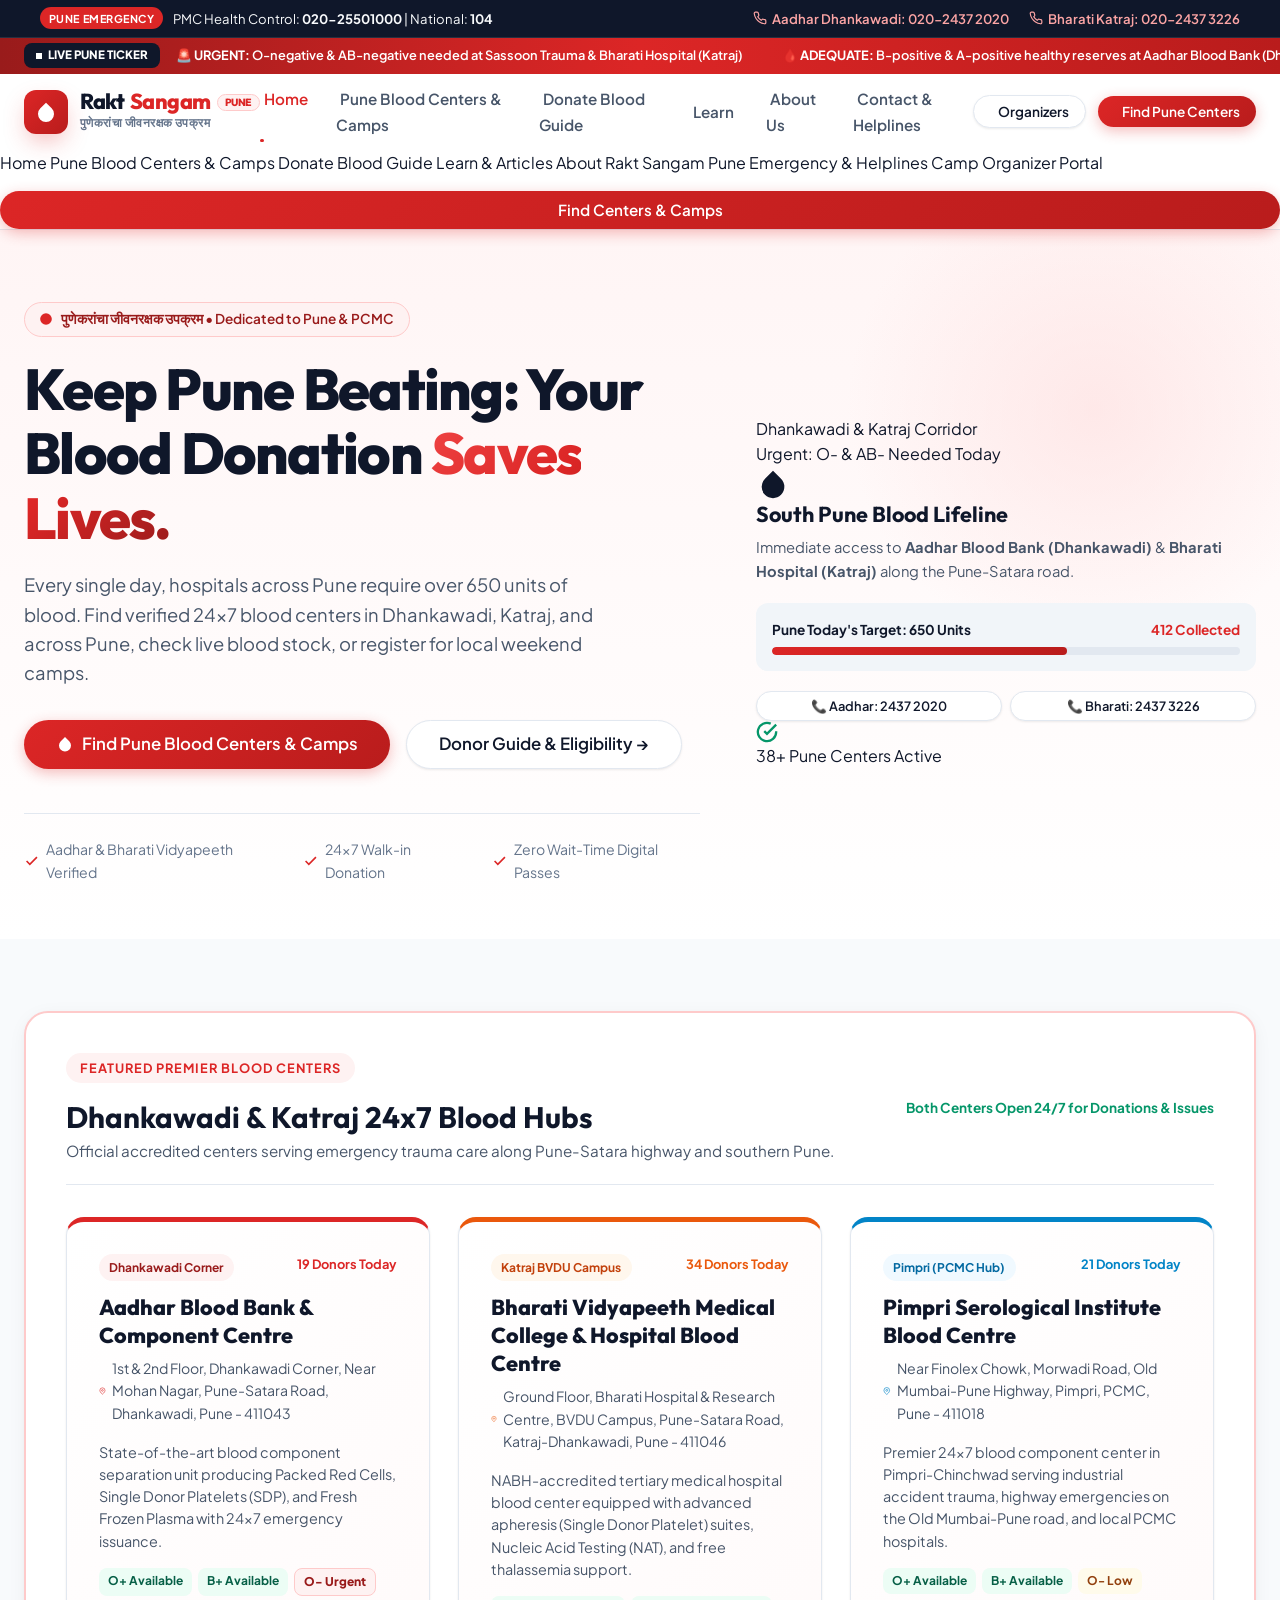
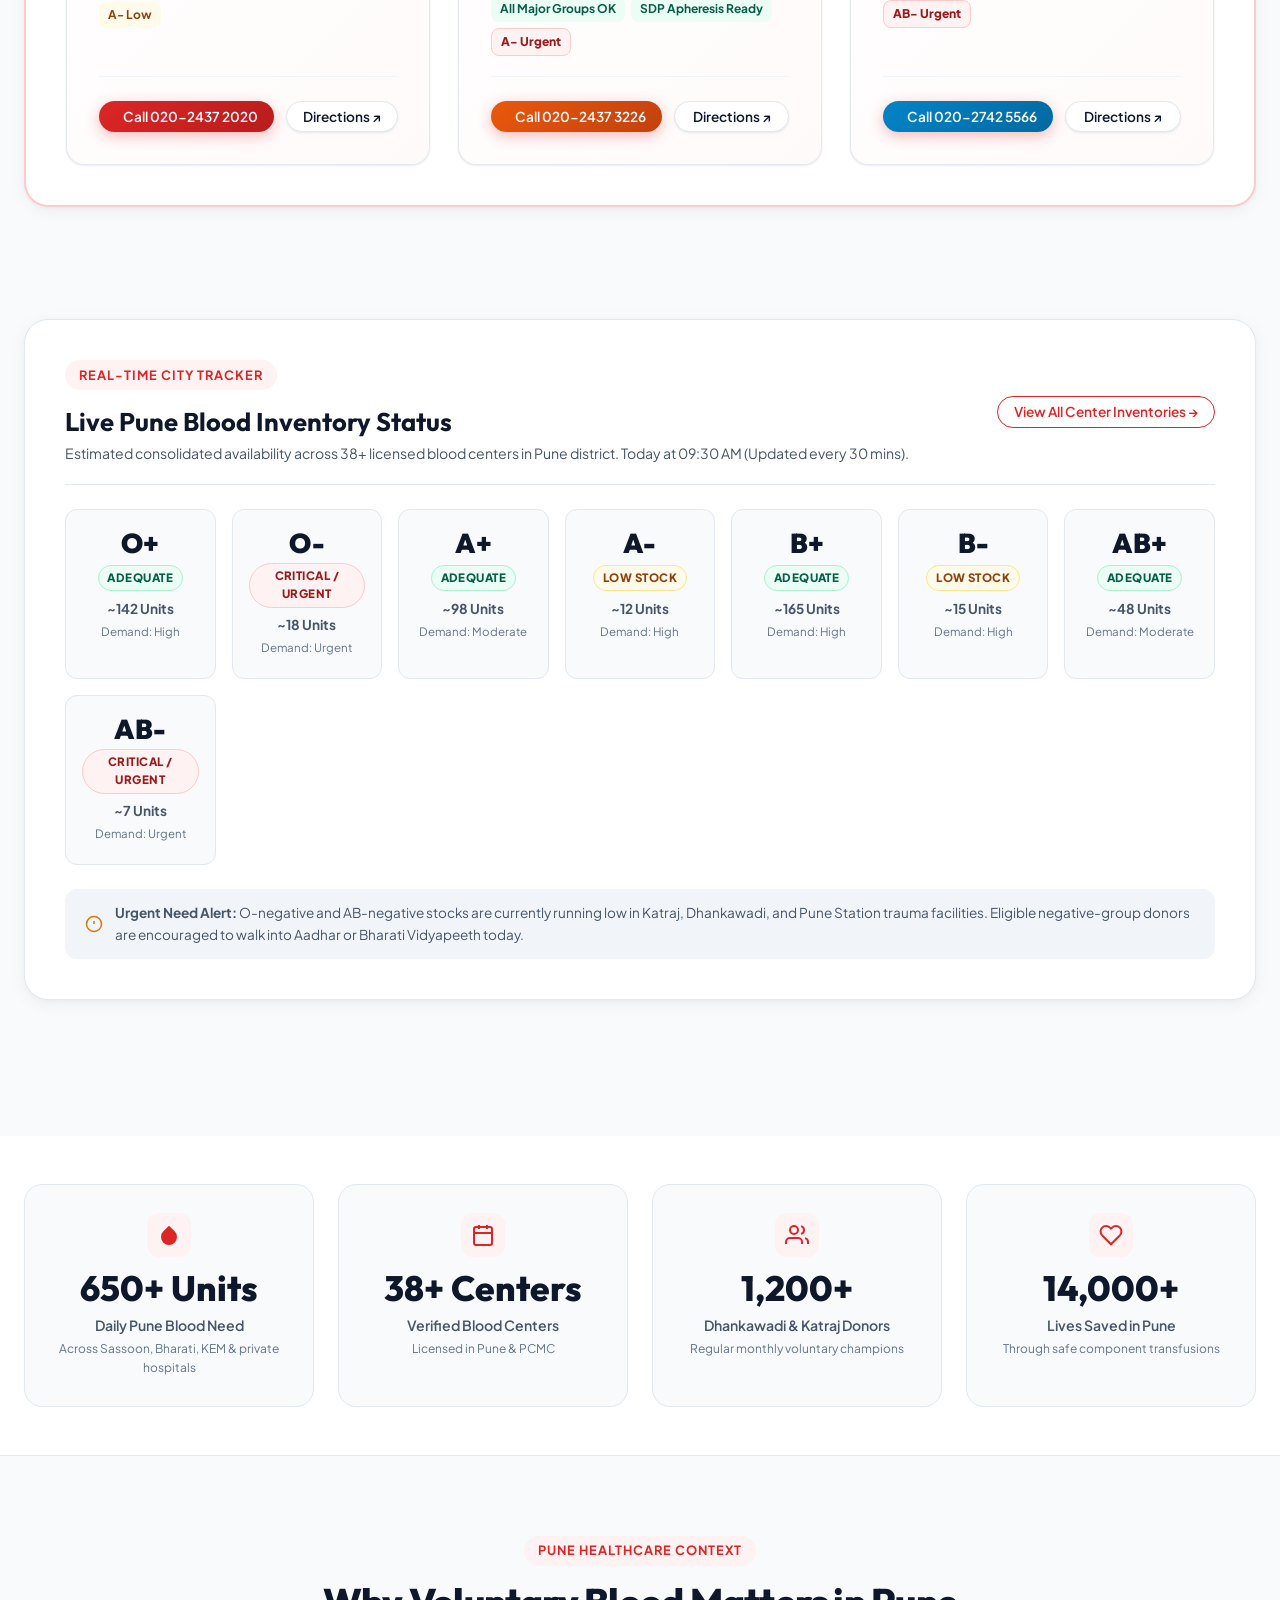
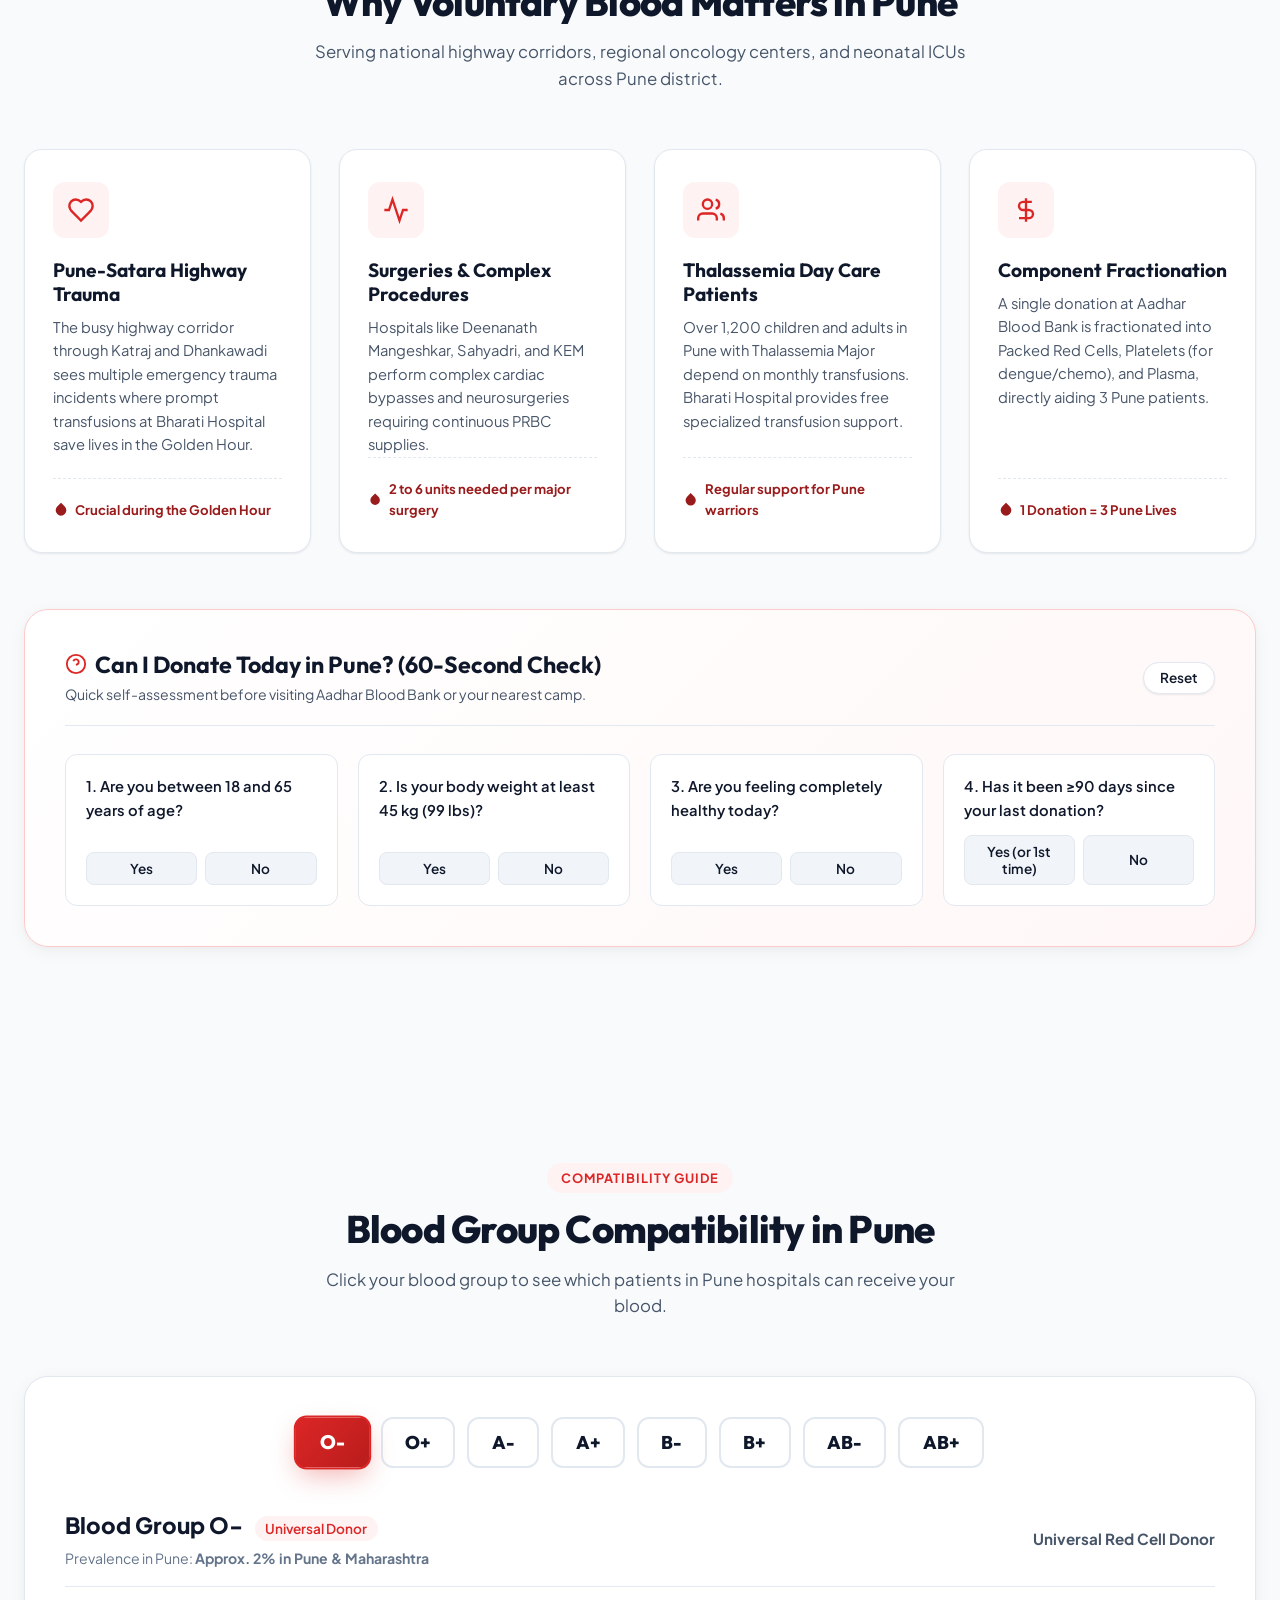
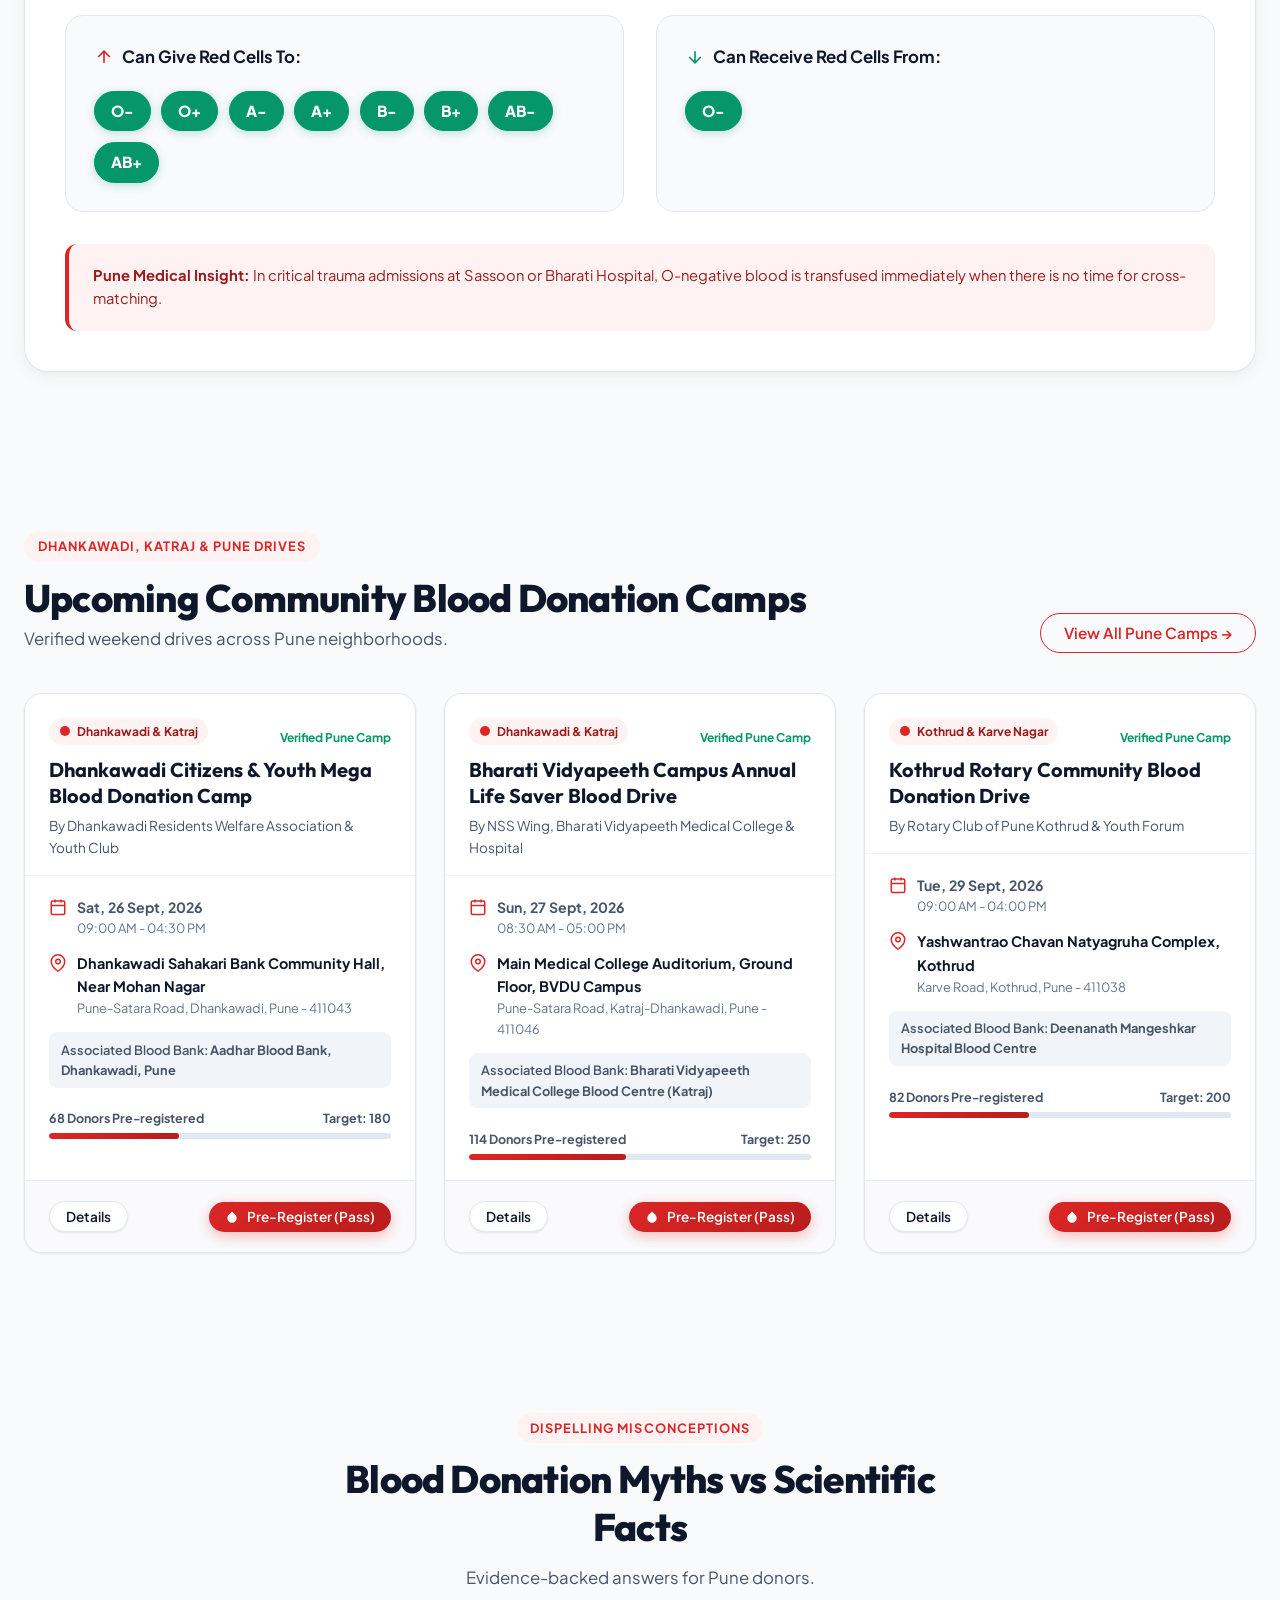
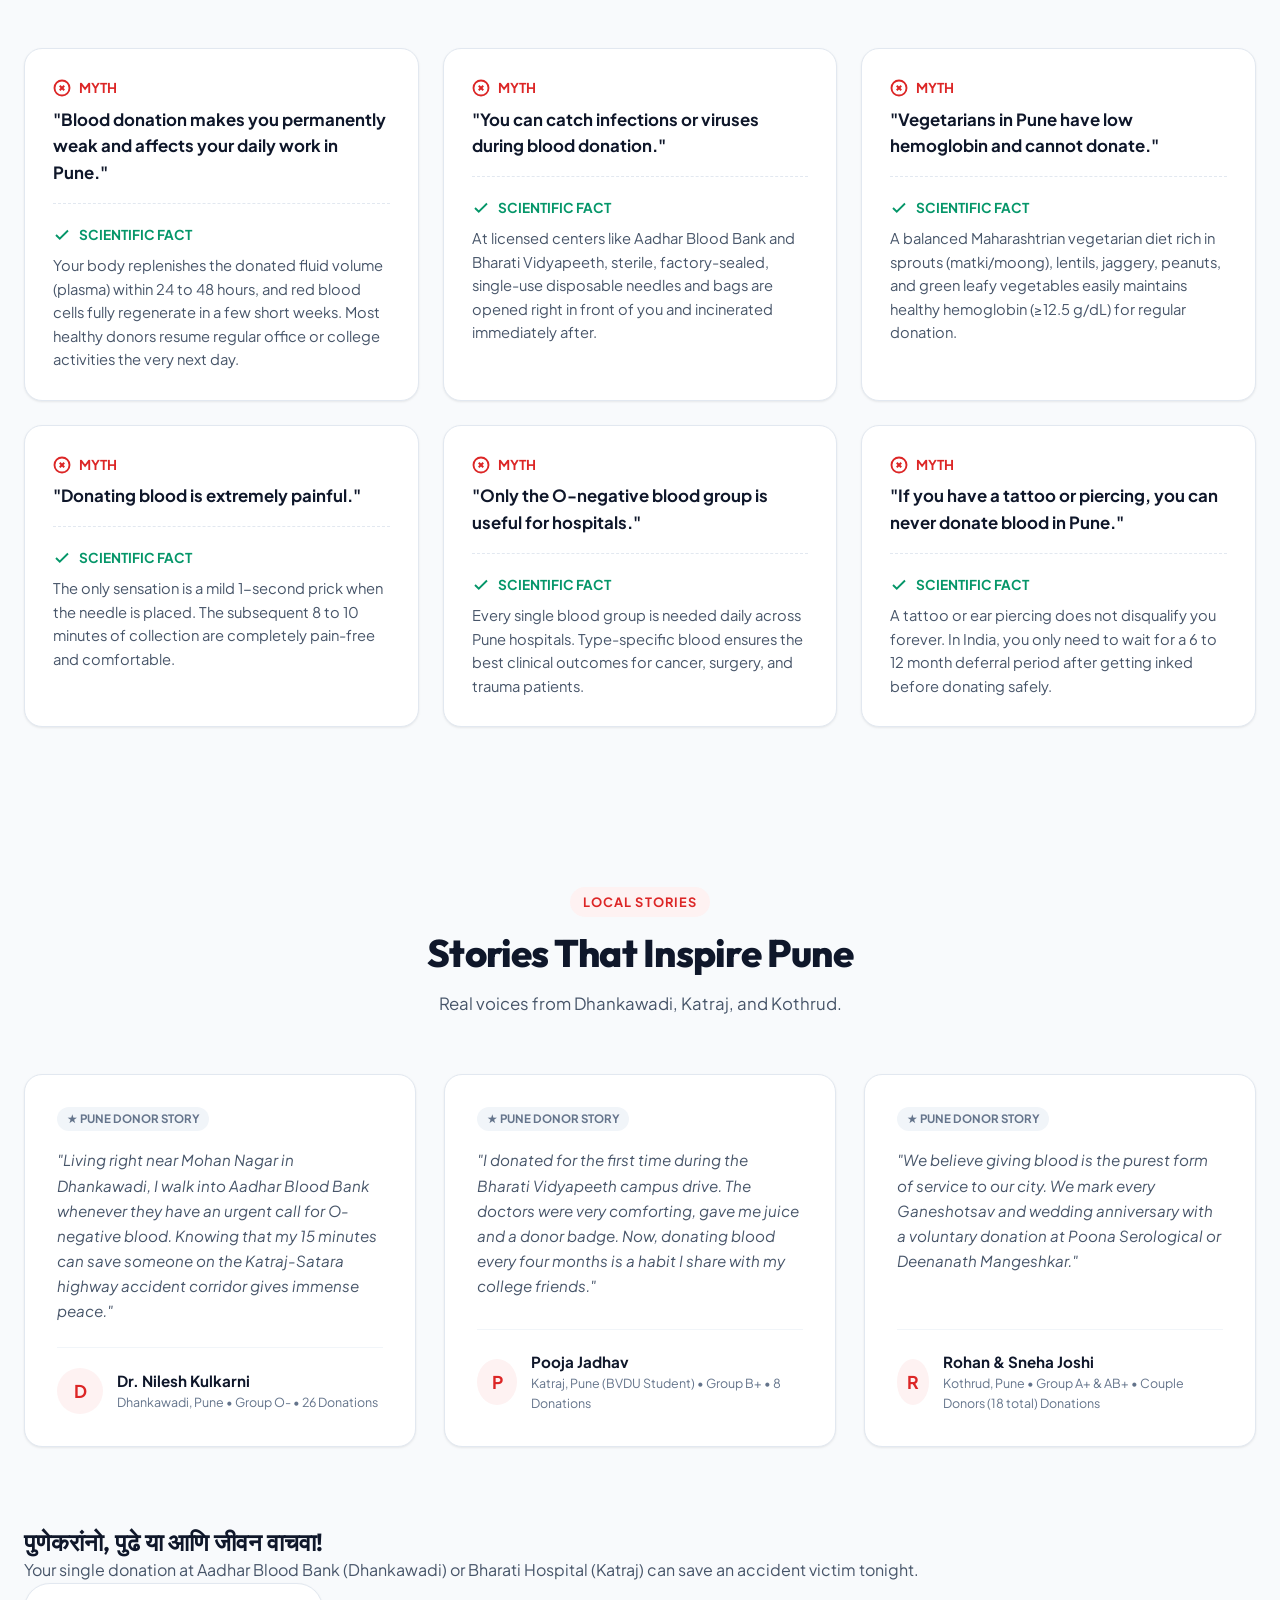
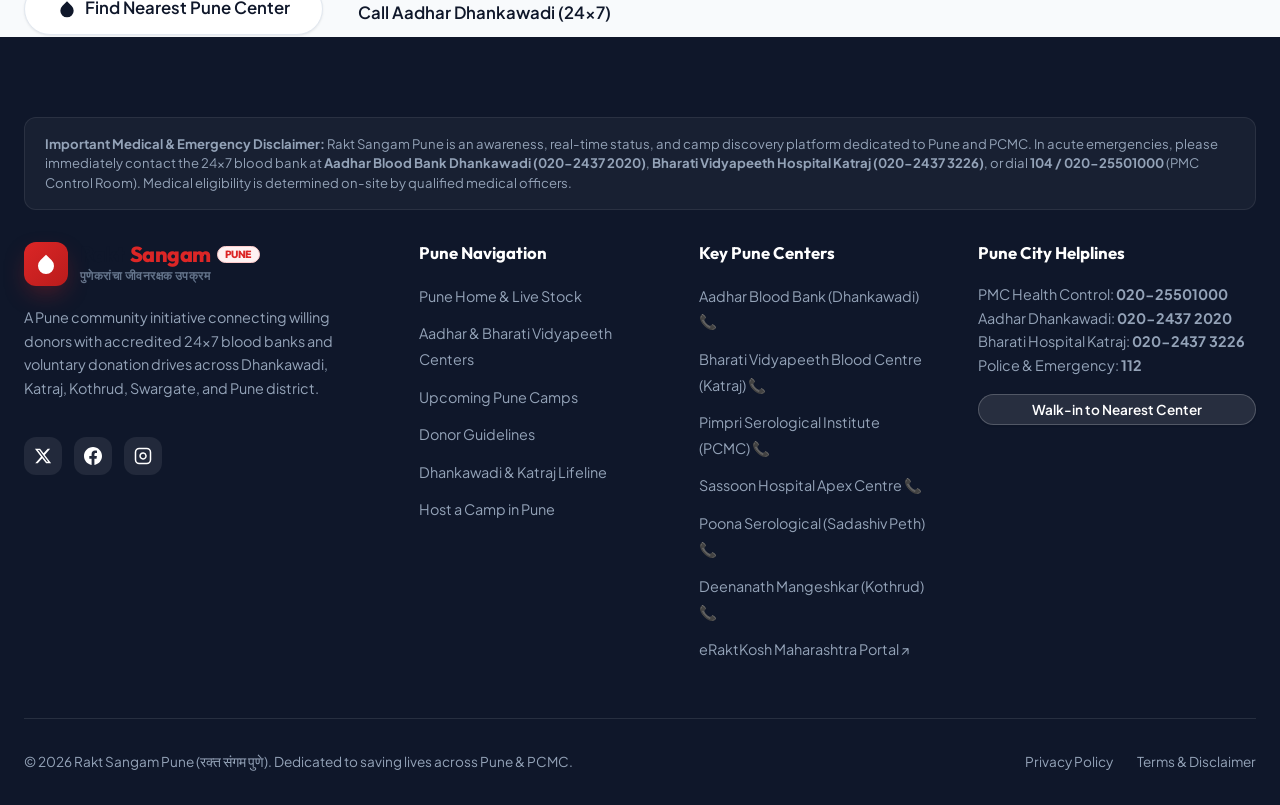
<file: rakt sangam/index.html>
<!DOCTYPE html>
<html lang="en">
<head>
  <meta charset="UTF-8">
  <meta name="viewport" content="width=device-width, initial-scale=1.0">
  <title>Rakt Sangam Pune (रक्त संगम पुणे) | Connect. Donate. Save Lives in Pune</title>
  <meta name="description" content="Pune's dedicated voluntary blood donation network. Discover 24x7 blood centers including Aadhar Blood Bank (Dhankawadi) and Bharati Vidyapeeth (Katraj), check live Pune blood stock levels, and register for neighborhood blood camps.">
  <meta name="theme-color" content="#dc2626">
  
  <!-- Favicon SVG (Blood Drop) -->
  <link rel="icon" type="image/svg+xml" href="data:image/svg+xml,<svg xmlns='http://www.w3.org/2000/svg' viewBox='0 0 24 24' fill='%23dc2626'><path d='M12 2.69l5.66 5.66a8 8 0 1 1-11.31 0z'/></svg>">
  
  <!-- Stylesheet -->
  <link rel="stylesheet" href="css/style.css">
</head>
<body>

  <!-- Emergency Helpline Top Bar for Pune -->
  <div class="emergency-banner" role="complementary" aria-label="Pune Emergency Blood Helplines">
    <div class="container">
      <div class="emergency-info">
        <span class="emergency-badge">Pune Emergency</span>
        <span>PMC Health Control: <strong>020-25501000</strong> | National: <strong>104</strong></span>
      </div>
      <div class="emergency-contacts">
        <a href="tel:02024372020" class="emergency-link" title="Call Aadhar Blood Bank Dhankawadi">
          <svg width="14" height="14" viewBox="0 0 24 24" fill="none" stroke="currentColor" stroke-width="2"><path d="M22 16.92v3a2 2 0 0 1-2.18 2 19.79 19.79 0 0 1-8.63-3.07 19.5 19.5 0 0 1-6-6 19.79 19.79 0 0 1-3.07-8.67A2 2 0 0 1 4.11 2h3a2 2 0 0 1 2 1.72 12.84 12.84 0 0 0 .7 2.81 2 2 0 0 1-.45 2.11L8.09 9.91a16 16 0 0 0 6 6l1.27-1.27a2 2 0 0 1 2.11-.45 12.84 12.84 0 0 0 2.81.7A2 2 0 0 1 22 16.92z"/></svg>
          Aadhar Dhankawadi: 020-2437 2020
        </a>
        <a href="tel:02024373226" class="emergency-link" title="Call Bharati Vidyapeeth Blood Bank Katraj">
          <svg width="14" height="14" viewBox="0 0 24 24" fill="none" stroke="currentColor" stroke-width="2"><path d="M22 16.92v3a2 2 0 0 1-2.18 2 19.79 19.79 0 0 1-8.63-3.07 19.5 19.5 0 0 1-6-6 19.79 19.79 0 0 1-3.07-8.67A2 2 0 0 1 4.11 2h3a2 2 0 0 1 2 1.72 12.84 12.84 0 0 0 .7 2.81 2 2 0 0 1-.45 2.11L8.09 9.91a16 16 0 0 0 6 6l1.27-1.27a2 2 0 0 1 2.11-.45 12.84 12.84 0 0 0 2.81.7A2 2 0 0 1 22 16.92z"/></svg>
          Bharati Katraj: 020-2437 3226
        </a>
      </div>
    </div>
  </div>

  <!-- Live Marquee Ticker for Pune City Requirements -->
  <div class="live-ticker-bar" aria-label="Live Pune Blood Stock Ticker">
    <div class="ticker-label-badge">
      <span class="pulse-dot" style="width:6px; height:6px; background:#fff; animation:pulse-red 1.2s infinite;"></span>
      Live Pune Ticker
    </div>
    <div class="ticker-content">
      <span>🚨 <strong>URGENT:</strong> O-negative & AB-negative needed at Sassoon Trauma & Bharati Hospital (Katraj)</span>
      <span>🩸 <strong>ADEQUATE:</strong> B-positive & A-positive healthy reserves at Aadhar Blood Bank (Dhankawadi)</span>
      <span>🏥 <strong>24x7 WALK-INS:</strong> Aadhar Blood Bank (Near Mohan Nagar, Dhankawadi) & Bharati Hospital (BVDU Campus, Katraj) accepting walk-in donors today</span>
      <span>📢 <strong>UPCOMING DRIVE:</strong> Dhankawadi Community Camp scheduled for Saturday, 26 Sep</span>
      <span>🚨 <strong>URGENT:</strong> O-negative & AB-negative needed at Sassoon Trauma & Bharati Hospital (Katraj)</span>
      <span>🩸 <strong>ADEQUATE:</strong> B-positive & A-positive healthy reserves at Aadhar Blood Bank (Dhankawadi)</span>
    </div>
  </div>

  <!-- Main Sticky Header -->
  <header class="site-header" id="site-header">
    <div class="container">
      <div class="nav-wrapper">
        
        <!-- Brand Logo -->
        <a href="#/" class="brand-logo" aria-label="Rakt Sangam Pune Home">
          <div class="brand-icon-wrap">
            <svg width="24" height="24" viewBox="0 0 24 24" fill="currentColor">
              <path d="M12 2.69l5.66 5.66a8 8 0 1 1-11.31 0z"/>
            </svg>
          </div>
          <div class="brand-title">
            <span class="main-name">
              Rakt <span class="highlight">Sangam</span>
              <span class="pune-city-badge">Pune</span>
            </span>
            <span class="tagline-small">पुणेकरांचा जीवनरक्षक उपक्रम</span>
          </div>
        </a>

        <!-- Desktop Navigation Menu -->
        <nav aria-label="Primary Navigation">
          <ul class="nav-menu" id="desktop-nav-menu">
            <li><a href="#/" class="nav-link" data-route="home">Home</a></li>
            <li><a href="#/camps" class="nav-link" data-route="camps">Pune Blood Centers & Camps</a></li>
            <li><a href="#/donate" class="nav-link" data-route="donate">Donate Blood Guide</a></li>
            <li><a href="#/learn" class="nav-link" data-route="learn">Learn</a></li>
            <li><a href="#/about" class="nav-link" data-route="about">About Us</a></li>
            <li><a href="#/contact" class="nav-link" data-route="contact">Contact & Helplines</a></li>
          </ul>
        </nav>

        <!-- Nav Actions -->
        <div class="nav-actions">
          <a href="#/organizer" class="btn btn-secondary btn-sm" title="Camp Organizer Portal">
            <svg width="15" height="15" viewBox="0 0 24 24" fill="none" stroke="currentColor" stroke-width="2"><path d="M16 21v-2a4 4 0 0 0-4-4H6a4 4 0 0 0-4 4v2"/><circle cx="9" cy="7" r="4"/><path d="M22 21v-2a4 4 0 0 0-3-3.87"/><path d="M16 3.13a4 4 0 0 1 0 7.75"/></svg>
            Organizers
          </a>
          <a href="#/camps" class="btn btn-primary btn-sm">
            <svg width="15" height="15" viewBox="0 0 24 24" fill="currentColor"><path d="M12 2.69l5.66 5.66a8 8 0 1 1-11.31 0z"/></svg>
            Find Pune Centers
          </a>
          
          <!-- Mobile Hamburger Toggle -->
          <button class="mobile-toggle" id="mobile-toggle-btn" aria-label="Toggle Navigation Menu">
            <span></span>
            <span></span>
            <span></span>
          </button>
        </div>

      </div>
    </div>

    <!-- Mobile Slideout Navigation Drawer -->
    <div class="mobile-nav-drawer" id="mobile-nav-drawer">
      <a href="#/" class="mobile-nav-link" data-route="home">Home</a>
      <a href="#/camps" class="mobile-nav-link" data-route="camps">Pune Blood Centers & Camps</a>
      <a href="#/donate" class="mobile-nav-link" data-route="donate">Donate Blood Guide</a>
      <a href="#/learn" class="mobile-nav-link" data-route="learn">Learn & Articles</a>
      <a href="#/about" class="mobile-nav-link" data-route="about">About Rakt Sangam Pune</a>
      <a href="#/contact" class="mobile-nav-link" data-route="contact">Emergency & Helplines</a>
      <a href="#/organizer" class="mobile-nav-link" data-route="organizer">Camp Organizer Portal</a>
      <div style="margin-top: 1rem;">
        <a href="#/camps" class="btn btn-primary" style="width: 100%;">Find Centers & Camps</a>
      </div>
    </div>
  </header>

  <!-- Dynamic Application Root Content -->
  <main id="app-content" tabindex="-1">
    <!-- Rendered dynamically by js/app.js -->
  </main>

  <!-- Global Footer -->
  <footer class="site-footer">
    <div class="container">
      
      <!-- Crucial Healthcare Disclaimer -->
      <div class="footer-disclaimer-box">
        <strong>Important Medical & Emergency Disclaimer:</strong> Rakt Sangam Pune is an awareness, real-time status, and camp discovery platform dedicated to Pune and PCMC. In acute emergencies, please immediately contact the 24x7 blood bank at <strong>Aadhar Blood Bank Dhankawadi (020-2437 2020)</strong>, <strong>Bharati Vidyapeeth Hospital Katraj (020-2437 3226)</strong>, or dial <strong>104 / 020-25501000</strong> (PMC Control Room). Medical eligibility is determined on-site by qualified medical officers.
      </div>

      <div class="footer-grid">
        
        <!-- Col 1: Brand & Mission -->
        <div class="footer-brand">
          <a href="#/" class="brand-logo">
            <div class="brand-icon-wrap">
              <svg width="24" height="24" viewBox="0 0 24 24" fill="currentColor">
                <path d="M12 2.69l5.66 5.66a8 8 0 1 1-11.31 0z"/>
              </svg>
            </div>
            <div class="brand-title">
              <span class="main-name">Rakt <span class="highlight">Sangam</span> <span class="pune-city-badge">Pune</span></span>
              <span class="tagline-small">पुणेकरांचा जीवनरक्षक उपक्रम</span>
            </div>
          </a>
          <p class="footer-desc">
            A Pune community initiative connecting willing donors with accredited 24x7 blood banks and voluntary donation drives across Dhankawadi, Katraj, Kothrud, Swargate, and Pune district.
          </p>
          <div class="footer-social-row">
            <a href="https://twitter.com" target="_blank" rel="noopener" class="social-btn" aria-label="Twitter"><svg width="18" height="18" viewBox="0 0 24 24" fill="currentColor"><path d="M18.244 2.25h3.308l-7.227 8.26 8.502 11.24H16.17l-5.214-6.817L4.99 21.75H1.68l7.73-8.835L1.254 2.25H8.08l4.713 6.231zm-1.161 17.52h1.833L7.084 4.126H5.117z"/></svg></a>
            <a href="https://facebook.com" target="_blank" rel="noopener" class="social-btn" aria-label="Facebook"><svg width="18" height="18" viewBox="0 0 24 24" fill="currentColor"><path d="M24 12.073c0-6.627-5.373-12-12-12s-12 5.373-12 12c0 5.99 4.388 10.954 10.125 11.854v-8.385H7.078v-3.47h3.047V9.43c0-3.007 1.792-4.669 4.533-4.669 1.312 0 2.686.235 2.686.235v2.953H15.83c-1.491 0-1.956.925-1.956 1.874v2.25h3.328l-.532 3.47h-2.796v8.385C19.612 23.027 24 18.062 24 12.073z"/></svg></a>
            <a href="https://instagram.com" target="_blank" rel="noopener" class="social-btn" aria-label="Instagram"><svg width="18" height="18" viewBox="0 0 24 24" fill="none" stroke="currentColor" stroke-width="2"><rect x="2" y="2" width="20" height="20" rx="5" ry="5"/><path d="M16 11.37A4 4 0 1 1 12.63 8 4 4 0 0 1 16 11.37z"/><line x1="17.5" y1="6.5" x2="17.51" y2="6.5"/></svg></a>
          </div>
        </div>

        <!-- Col 2: Quick Links -->
        <div>
          <h4 class="footer-col-title">Pune Navigation</h4>
          <ul class="footer-links">
            <li><a href="#/">Pune Home & Live Stock</a></li>
            <li><a href="#/camps">Aadhar & Bharati Vidyapeeth Centers</a></li>
            <li><a href="#/camps">Upcoming Pune Camps</a></li>
            <li><a href="#/donate">Donor Guidelines</a></li>
            <li><a href="#/learn">Dhankawadi & Katraj Lifeline</a></li>
            <li><a href="#/organizer">Host a Camp in Pune</a></li>
          </ul>
        </div>

        <!-- Col 3: Prominent Pune Centers -->
        <div>
          <h4 class="footer-col-title">Key Pune Centers</h4>
          <ul class="footer-links">
            <li><a href="tel:02024372020">Aadhar Blood Bank (Dhankawadi) 📞</a></li>
            <li><a href="tel:02024373226">Bharati Vidyapeeth Blood Centre (Katraj) 📞</a></li>
            <li><a href="tel:02027425566">Pimpri Serological Institute (PCMC) 📞</a></li>
            <li><a href="tel:02026128000">Sassoon Hospital Apex Centre 📞</a></li>
            <li><a href="tel:02024476296">Poona Serological (Sadashiv Peth) 📞</a></li>
            <li><a href="tel:02040151000">Deenanath Mangeshkar (Kothrud) 📞</a></li>
            <li><a href="https://eraktkosh.mohfw.gov.in" target="_blank" rel="noopener">eRaktKosh Maharashtra Portal ↗</a></li>
          </ul>
        </div>

        <!-- Col 4: Pune Helplines -->
        <div>
          <h4 class="footer-col-title">Pune City Helplines</h4>
          <p class="footer-desc" style="margin-bottom: 0.75rem;">
            PMC Health Control: <strong>020-25501000</strong><br>
            Aadhar Dhankawadi: <strong>020-2437 2020</strong><br>
            Bharati Hospital Katraj: <strong>020-2437 3226</strong><br>
            Police & Emergency: <strong>112</strong>
          </p>
          <div style="margin-top: 1rem;">
            <a href="#/camps" class="btn btn-secondary btn-sm" style="width: 100%; justify-content: center; background: rgba(255,255,255,0.1); color: white; border-color: rgba(255,255,255,0.2);">
              Walk-in to Nearest Center
            </a>
          </div>
        </div>

      </div>

      <div class="footer-bottom">
        <div>
          &copy; 2026 Rakt Sangam Pune (रक्त संगम पुणे). Dedicated to saving lives across Pune & PCMC.
        </div>
        <div style="display: flex; gap: 1.5rem;">
          <a href="#/about">Privacy Policy</a>
          <a href="#/about">Terms & Disclaimer</a>
        </div>
      </div>
    </div>
  </footer>

  <!-- ==========================================================================
       MODALS CONTAINER
       ========================================================================== -->

  <!-- 1. Center / Camp Details Modal -->
  <div class="modal-backdrop" id="camp-details-modal" role="dialog" aria-modal="true" aria-labelledby="camp-details-title">
    <div class="modal-dialog modal-lg">
      <div class="modal-header">
        <div>
          <span class="section-tag" id="camp-modal-city-tag">Pune Locality</span>
          <h3 class="modal-title" id="camp-details-title">Blood Center Title</h3>
        </div>
        <button class="modal-close-btn" data-close-modal aria-label="Close modal">&times;</button>
      </div>
      <div class="modal-body" id="camp-details-body"></div>
      <div class="modal-footer">
        <button class="btn btn-secondary" data-close-modal>Close</button>
        <button class="btn btn-primary" id="camp-modal-register-trigger">Register / Book Walk-in</button>
      </div>
    </div>
  </div>

  <!-- 2. Register for Camp Modal -->
  <div class="modal-backdrop" id="camp-register-modal" role="dialog" aria-modal="true" aria-labelledby="camp-reg-title">
    <div class="modal-dialog">
      <div class="modal-header">
        <div>
          <span class="section-tag">Pune Donor Pre-Registration</span>
          <h3 class="modal-title" id="camp-reg-title">Register to Donate</h3>
        </div>
        <button class="modal-close-btn" data-close-modal aria-label="Close modal">&times;</button>
      </div>
      <div class="modal-body">
        <p style="margin-bottom: 1.5rem; font-size: 0.92rem; color: var(--text-muted);">
          Pre-registering helps Pune blood banks & camp coordinators allocate medical phlebotomists, reducing your waiting time to zero.
        </p>
        <form id="donor-registration-form">
          <input type="hidden" id="reg-camp-id" name="campId">
          <input type="hidden" id="reg-camp-name" name="campName">

          <div class="form-group">
            <label class="form-label" for="reg-full-name">Full Name *</label>
            <input type="text" class="form-control" id="reg-full-name" name="name" required placeholder="e.g. Rahul Shinde" autocomplete="name">
          </div>

          <div class="form-row">
            <div class="form-group">
              <label class="form-label" for="reg-age">Age (18 - 65) *</label>
              <input type="number" class="form-control" id="reg-age" name="age" required min="18" max="65" placeholder="e.g. 24">
            </div>
            <div class="form-group">
              <label class="form-label" for="reg-blood-group">Blood Group (Optional)</label>
              <select class="form-control" id="reg-blood-group" name="bloodGroup">
                <option value="">I don't know my group</option>
                <option value="A+">A+</option>
                <option value="A-">A-</option>
                <option value="B+">B+</option>
                <option value="B-">B-</option>
                <option value="AB+">AB+</option>
                <option value="AB-">AB-</option>
                <option value="O+">O+</option>
                <option value="O-">O-</option>
              </select>
            </div>
          </div>

          <div class="form-row">
            <div class="form-group">
              <label class="form-label" for="reg-phone">Phone Number (10 digits) *</label>
              <input type="tel" class="form-control" id="reg-phone" name="phone" required pattern="[0-9]{10}" placeholder="e.g. 9822012345" autocomplete="tel">
            </div>
            <div class="form-group">
              <label class="form-label" for="reg-email">Email Address *</label>
              <input type="email" class="form-control" id="reg-email" name="email" required placeholder="name@example.com" autocomplete="email">
            </div>
          </div>

          <div class="form-group">
            <label class="form-label" for="reg-slot">Preferred Arrival Slot *</label>
            <select class="form-control" id="reg-slot" name="preferredSlot" required>
              <option value="Morning (09:00 AM - 12:00 PM)">Morning (09:00 AM - 12:00 PM)</option>
              <option value="Afternoon (12:00 PM - 03:00 PM)">Afternoon (12:00 PM - 03:00 PM)</option>
              <option value="Evening (03:00 PM - 06:00 PM)">Evening (03:00 PM - 06:00 PM)</option>
            </select>
          </div>

          <div class="form-group" style="margin-top: 1rem;">
            <label style="display: flex; align-items: flex-start; gap: 0.65rem; font-size: 0.85rem; color: var(--text-muted); cursor: pointer;">
              <input type="checkbox" id="reg-consent" required style="margin-top: 3px; accent-color: var(--primary);">
              <span>I confirm that I weigh ≥ 45 kg, feel in good health today, and agree to the basic pre-donation screening by Pune medical staff.</span>
            </label>
          </div>

          <div class="modal-footer" style="padding-left: 0; padding-right: 0; margin-top: 1.5rem;">
            <button type="button" class="btn btn-secondary" data-close-modal>Cancel</button>
            <button type="submit" class="btn btn-primary" id="btn-submit-registration">
              Generate Pune Donor Pass
            </button>
          </div>
        </form>
      </div>
    </div>
  </div>

  <!-- 3. Digital Donor Pass / Slip Modal -->
  <div class="modal-backdrop" id="donor-pass-modal" role="dialog" aria-modal="true">
    <div class="modal-dialog">
      <div class="modal-header">
        <h3 class="modal-title">Registration Confirmed! 🎉</h3>
        <button class="modal-close-btn" data-close-modal aria-label="Close modal">&times;</button>
      </div>
      <div class="modal-body" id="donor-pass-body"></div>
      <div class="modal-footer">
        <button class="btn btn-secondary" onclick="window.print()">
          <svg width="16" height="16" viewBox="0 0 24 24" fill="none" stroke="currentColor" stroke-width="2"><polyline points="6 9 6 2 18 2 18 9"/><path d="M6 18H4a2 2 0 0 1-2-2v-5a2 2 0 0 1 2-2h16a2 2 0 0 1 2 2v5a2 2 0 0 1-2 2h-2"/><rect x="6" y="14" width="12" height="8"/></svg>
          Print Slip
        </button>
        <button class="btn btn-primary" data-close-modal>Done</button>
      </div>
    </div>
  </div>

  <!-- 4. Article Reader Modal -->
  <div class="modal-backdrop" id="article-modal" role="dialog" aria-modal="true">
    <div class="modal-dialog modal-lg">
      <div class="modal-header">
        <div>
          <span class="section-tag" id="article-modal-category">Pune Awareness</span>
          <h3 class="modal-title" id="article-modal-title">Article Title</h3>
        </div>
        <button class="modal-close-btn" data-close-modal aria-label="Close modal">&times;</button>
      </div>
      <div class="modal-body" id="article-modal-body" style="font-size: 1rem; line-height: 1.7; color: var(--text-muted);"></div>
      <div class="modal-footer">
        <button class="btn btn-secondary" data-close-modal>Close</button>
        <a href="#/camps" class="btn btn-primary" data-close-modal>Find Centers in Pune</a>
      </div>
    </div>
  </div>

  <!-- 5. Organizer Camp Form Modal (Create / Edit Pune Camp) -->
  <div class="modal-backdrop" id="organizer-camp-modal" role="dialog" aria-modal="true">
    <div class="modal-dialog modal-lg">
      <div class="modal-header">
        <h3 class="modal-title" id="org-modal-title">Register Blood Camp in Pune</h3>
        <button class="modal-close-btn" data-close-modal aria-label="Close modal">&times;</button>
      </div>
      <div class="modal-body">
        <form id="organizer-camp-form">
          <input type="hidden" id="org-camp-id" name="id">

          <div class="form-row">
            <div class="form-group">
              <label class="form-label" for="org-camp-name">Camp Name *</label>
              <input type="text" class="form-control" id="org-camp-name" name="name" required placeholder="e.g. Katraj Youth Voluntary Blood Drive">
            </div>
            <div class="form-group">
              <label class="form-label" for="org-camp-organizer">Organizer Organization *</label>
              <input type="text" class="form-control" id="org-camp-organizer" name="organizer" required placeholder="e.g. Pune Youth Forum / Rotary Club">
            </div>
          </div>

          <div class="form-row">
            <div class="form-group">
              <label class="form-label" for="org-camp-bloodbank">Partner Blood Bank / Hospital *</label>
              <select class="form-control" id="org-camp-bloodbank" name="bloodBank" required>
                <option value="Aadhar Blood Bank, Dhankawadi, Pune">Aadhar Blood Bank (Dhankawadi)</option>
                <option value="Bharati Vidyapeeth Medical College Blood Centre (Katraj)">Bharati Vidyapeeth Blood Centre (Katraj)</option>
                <option value="Pimpri Serological Institute Blood Centre">Pimpri Serological Institute (PCMC)</option>
                <option value="Sassoon General Hospital Blood Bank">Sassoon General Hospital (Pune Station)</option>
                <option value="Poona Serological Institute Blood Bank">Poona Serological (Sadashiv Peth)</option>
                <option value="Deenanath Mangeshkar Hospital Blood Centre">Deenanath Mangeshkar (Kothrud)</option>
                <option value="Indian Red Cross Society Pune Blood Bank">Red Cross Pune (Camp / Rasta Peth)</option>
              </select>
            </div>
            <div class="form-group">
              <label class="form-label" for="org-camp-locality">Pune Locality *</label>
              <select class="form-control" id="org-camp-locality" name="locality" required>
                <option value="Dhankawadi & Katraj">Dhankawadi & Katraj</option>
                <option value="Swargate & Sadashiv Peth">Swargate & Sadashiv Peth</option>
                <option value="Kothrud & Karve Nagar">Kothrud & Karve Nagar</option>
                <option value="Hadapsar & Camp">Hadapsar & Camp</option>
                <option value="Hinjawadi & PCMC">Hinjawadi & PCMC</option>
              </select>
            </div>
          </div>

          <div class="form-row">
            <div class="form-group">
              <label class="form-label" for="org-camp-date">Date *</label>
              <input type="date" class="form-control" id="org-camp-date" name="date" required>
            </div>
            <div class="form-group" style="display: grid; grid-template-columns: 1fr 1fr; gap: 0.5rem;">
              <div>
                <label class="form-label" for="org-camp-start">Start Time *</label>
                <input type="text" class="form-control" id="org-camp-start" name="startTime" required placeholder="09:00 AM">
              </div>
              <div>
                <label class="form-label" for="org-camp-end">End Time *</label>
                <input type="text" class="form-control" id="org-camp-end" name="endTime" required placeholder="04:00 PM">
              </div>
            </div>
          </div>

          <div class="form-group">
            <label class="form-label" for="org-camp-venue">Venue Name *</label>
            <input type="text" class="form-control" id="org-camp-venue" name="venue" required placeholder="e.g. Community Hall / College Auditorium">
          </div>

          <div class="form-group">
            <label class="form-label" for="org-camp-address">Full Pune Street Address *</label>
            <input type="text" class="form-control" id="org-camp-address" name="address" required placeholder="Road, landmark, Pune - 4110XX">
          </div>

          <div class="form-row">
            <div class="form-group">
              <label class="form-label" for="org-camp-contact-name">Coordinator Contact Name *</label>
              <input type="text" class="form-control" id="org-camp-contact-name" name="contactName" required placeholder="e.g. Sachin More">
            </div>
            <div class="form-group">
              <label class="form-label" for="org-camp-contact-phone">Contact Phone *</label>
              <input type="tel" class="form-control" id="org-camp-contact-phone" name="contactPhone" required placeholder="+91 98220 XXXXX">
            </div>
          </div>

          <div class="form-group">
            <label class="form-label" for="org-camp-desc">Camp Description & Scope *</label>
            <textarea class="form-control" id="org-camp-desc" name="description" rows="3" required placeholder="Purpose, target hospital wards, facilities provided for Pune donors..."></textarea>
          </div>

          <div class="modal-footer" style="padding-left: 0; padding-right: 0; margin-top: 1.5rem;">
            <button type="button" class="btn btn-secondary" data-close-modal>Cancel</button>
            <button type="submit" class="btn btn-primary" id="btn-save-camp">Save Camp</button>
          </div>
        </form>
      </div>
    </div>
  </div>

  <!-- 6. Organizer Registered Donors Roster Modal -->
  <div class="modal-backdrop" id="organizer-donors-modal" role="dialog" aria-modal="true">
    <div class="modal-dialog modal-lg">
      <div class="modal-header">
        <div>
          <span class="section-tag">Pune Donor Roster</span>
          <h3 class="modal-title" id="org-donors-modal-title">Registered Donors</h3>
        </div>
        <button class="modal-close-btn" data-close-modal aria-label="Close modal">&times;</button>
      </div>
      <div class="modal-body" id="org-donors-modal-body"></div>
      <div class="modal-footer">
        <button class="btn btn-secondary" data-close-modal>Close</button>
        <button class="btn btn-primary" id="btn-export-donors">Copy Roster Data</button>
      </div>
    </div>
  </div>

  <!-- Global Toast Notification Container -->
  <div class="toast-container" id="toast-container" aria-live="polite"></div>

  <!-- Scripts -->
  <script src="js/data.js"></script>
  <script src="js/storage.js"></script>
  <script src="js/app.js"></script>
</body>
</html>
</file>
<file: rakt sangam/css/style.css>
/* ==========================================================================
   Rakt Sangam Pune (रक्त संगम पुणे) - Modern Healthcare Design System
   "पुणेकरांचा जीवनरक्षक उपक्रम • Connect. Donate. Save Lives in Pune"
   Special Focus: Aadhar Blood Bank (Dhankawadi) & Bharati Vidyapeeth (Katraj)
   ========================================================================== */

@import url('https://fonts.googleapis.com/css2?family=Plus+Jakarta+Sans:wght@300;400;500;600;700;800&family=Outfit:wght@400;500;600;700;800&display=swap');

:root {
  /* Brand Palette */
  --primary: #dc2626;
  --primary-hover: #b91c1c;
  --primary-dark: #991b1b;
  --primary-light: #fef2f2;
  --primary-50: #fff5f5;
  --primary-100: #fee2e2;
  --primary-200: #fecaca;
  --primary-gradient: linear-gradient(135deg, #dc2626 0%, #b91c1c 100%);
  --accent-gradient: linear-gradient(135deg, #ef4444 0%, #dc2626 50%, #991b1b 100%);
  --pune-accent: #ea580c; /* Saffron/Kesari Pune cultural undertone */
  --pune-gradient: linear-gradient(135deg, #dc2626 0%, #ea580c 100%);
  --hero-gradient: linear-gradient(180deg, #fff5f5 0%, #ffffff 100%);

  /* Neutral Slate Palette */
  --text-main: #0f172a;
  --text-muted: #475569;
  --text-light: #64748b;
  --bg-page: #f8fafc;
  --bg-card: #ffffff;
  --bg-subtle: #f1f5f9;
  --border-color: #e2e8f0;
  --border-light: #f1f5f9;

  /* Live Stock Status Colors */
  --status-adequate-bg: #ecfdf5;
  --status-adequate-text: #065f46;
  --status-adequate-border: #a7f3d0;

  --status-warning-bg: #fffbeb;
  --status-warning-text: #92400e;
  --status-warning-border: #fde68a;

  --status-critical-bg: #fef2f2;
  --status-critical-text: #991b1b;
  --status-critical-border: #fecaca;

  /* Typography */
  --font-heading: 'Outfit', -apple-system, BlinkMacSystemFont, 'Segoe UI', Roboto, sans-serif;
  --font-body: 'Plus Jakarta Sans', -apple-system, BlinkMacSystemFont, 'Segoe UI', Roboto, sans-serif;

  /* Radius & Shadows */
  --radius-sm: 8px;
  --radius-md: 12px;
  --radius-lg: 18px;
  --radius-xl: 24px;
  --radius-full: 9999px;

  --shadow-subtle: 0 1px 3px rgba(0, 0, 0, 0.05), 0 1px 2px rgba(0, 0, 0, 0.03);
  --shadow-card: 0 4px 20px -2px rgba(15, 23, 42, 0.06), 0 2px 6px -1px rgba(15, 23, 42, 0.03);
  --shadow-hover: 0 20px 30px -8px rgba(220, 38, 38, 0.12), 0 10px 15px -4px rgba(15, 23, 42, 0.04);
  --shadow-elevated: 0 25px 50px -12px rgba(15, 23, 42, 0.15);
  --shadow-red-glow: 0 10px 25px -5px rgba(220, 38, 38, 0.35);

  /* Transitions */
  --transition-fast: 0.15s ease;
  --transition-normal: 0.25s cubic-bezier(0.4, 0, 0.2, 1);
  --transition-smooth: 0.35s cubic-bezier(0.16, 1, 0.3, 1);

  --container-max: 1280px;
}

/* Base & Reset */
*, *::before, *::after {
  box-sizing: border-box;
  margin: 0;
  padding: 0;
}

html {
  scroll-behavior: smooth;
  font-size: 16px;
  -webkit-font-smoothing: antialiased;
}

body {
  font-family: var(--font-body);
  background-color: var(--bg-page);
  color: var(--text-main);
  line-height: 1.6;
  min-height: 100vh;
  display: flex;
  flex-direction: column;
  overflow-x: hidden;
}

img, svg {
  display: block;
  max-width: 100%;
}

a {
  color: inherit;
  text-decoration: none;
  transition: color var(--transition-fast);
}

button, input, select, textarea {
  font-family: inherit;
  font-size: inherit;
  color: inherit;
}

button {
  cursor: pointer;
  border: none;
  background: none;
}

h1, h2, h3, h4, h5, h6 {
  font-family: var(--font-heading);
  color: var(--text-main);
  line-height: 1.25;
  font-weight: 700;
}

p {
  color: var(--text-muted);
}

.container {
  width: 100%;
  max-width: var(--container-max);
  margin-left: auto;
  margin-right: auto;
  padding-left: 1.5rem;
  padding-right: 1.5rem;
}

/* ==========================================================================
   Live Emergency Ticker & Top Banner (Pune Context)
   ========================================================================== */
.emergency-banner {
  background: #0f172a;
  color: #f8fafc;
  font-size: 0.82rem;
  padding: 0.45rem 1rem;
  border-bottom: 1px solid rgba(255, 255, 255, 0.1);
}

.emergency-banner .container {
  display: flex;
  align-items: center;
  justify-content: space-between;
  flex-wrap: wrap;
  gap: 0.5rem;
}

.emergency-info {
  display: flex;
  align-items: center;
  gap: 0.6rem;
}

.emergency-badge {
  background: #dc2626;
  color: #ffffff;
  font-weight: 700;
  font-size: 0.68rem;
  padding: 0.15rem 0.55rem;
  border-radius: var(--radius-full);
  text-transform: uppercase;
  letter-spacing: 0.05em;
  animation: pulse-red 2s infinite;
}

.emergency-contacts {
  display: flex;
  align-items: center;
  gap: 1.25rem;
}

.emergency-link {
  color: #fca5a5;
  font-weight: 600;
  display: inline-flex;
  align-items: center;
  gap: 0.3rem;
}

.emergency-link:hover {
  color: #ffffff;
  text-decoration: underline;
}

/* Live Marquee Ticker for Pune */
.live-ticker-bar {
  background: linear-gradient(90deg, #991b1b 0%, #dc2626 50%, #b91c1c 100%);
  color: white;
  font-size: 0.8rem;
  font-weight: 600;
  padding: 0.35rem 0;
  overflow: hidden;
  position: relative;
  display: flex;
  align-items: center;
}

.ticker-label-badge {
  background: #0f172a;
  color: white;
  padding: 0.2rem 0.75rem;
  font-weight: 800;
  font-size: 0.72rem;
  text-transform: uppercase;
  border-radius: var(--radius-sm);
  margin-left: 1.5rem;
  margin-right: 1rem;
  z-index: 2;
  white-space: nowrap;
  display: flex;
  align-items: center;
  gap: 0.35rem;
}

.ticker-content {
  display: inline-flex;
  gap: 2.5rem;
  white-space: nowrap;
  animation: ticker-slide 28s linear infinite;
}

@keyframes ticker-slide {
  0% { transform: translateX(0); }
  100% { transform: translateX(-50%); }
}

/* ==========================================================================
   Header & Navigation
   ========================================================================== */
.site-header {
  position: sticky;
  top: 0;
  z-index: 100;
  background: rgba(255, 255, 255, 0.95);
  backdrop-filter: blur(16px);
  -webkit-backdrop-filter: blur(16px);
  border-bottom: 1px solid var(--border-color);
  transition: all var(--transition-normal);
}

.site-header.scrolled {
  box-shadow: 0 4px 20px rgba(0, 0, 0, 0.06);
}

.nav-wrapper {
  display: flex;
  align-items: center;
  justify-content: space-between;
  height: 76px;
}

.brand-logo {
  display: flex;
  align-items: center;
  gap: 0.75rem;
  font-family: var(--font-heading);
  font-weight: 800;
  font-size: 1.45rem;
  color: var(--text-main);
  text-decoration: none;
  letter-spacing: -0.02em;
}

.brand-icon-wrap {
  width: 44px;
  height: 44px;
  border-radius: var(--radius-md);
  background: var(--primary-gradient);
  display: flex;
  align-items: center;
  justify-content: center;
  color: white;
  box-shadow: var(--shadow-red-glow);
  position: relative;
  overflow: hidden;
}

.brand-title {
  display: flex;
  flex-direction: column;
}

.brand-title .main-name {
  font-size: 1.35rem;
  line-height: 1.1;
  color: var(--text-main);
  display: flex;
  align-items: center;
  gap: 0.35rem;
}

.brand-title .main-name span.highlight {
  color: var(--primary);
}

.pune-city-badge {
  font-size: 0.65rem;
  font-weight: 800;
  background: #fef2f2;
  color: var(--primary);
  border: 1px solid var(--primary-200);
  padding: 0.1rem 0.45rem;
  border-radius: var(--radius-full);
  text-transform: uppercase;
}

.brand-title .tagline-small {
  font-size: 0.72rem;
  font-weight: 600;
  color: var(--text-light);
  letter-spacing: 0.04em;
  text-transform: uppercase;
}

.nav-menu {
  display: flex;
  align-items: center;
  gap: 1.75rem;
  list-style: none;
}

.nav-link {
  font-weight: 600;
  font-size: 0.95rem;
  color: var(--text-muted);
  padding: 0.5rem 0.25rem;
  position: relative;
  transition: color var(--transition-fast);
}

.nav-link:hover,
.nav-link.active {
  color: var(--primary);
}

.nav-link.active::after {
  content: '';
  position: absolute;
  bottom: 0;
  left: 0;
  width: 100%;
  height: 2.5px;
  background: var(--primary);
  border-radius: var(--radius-full);
}

.nav-actions {
  display: flex;
  align-items: center;
  gap: 0.75rem;
}

.mobile-toggle {
  display: none;
  flex-direction: column;
  justify-content: center;
  gap: 5px;
  width: 40px;
  height: 40px;
  border-radius: var(--radius-sm);
  background: var(--bg-subtle);
  border: 1px solid var(--border-color);
  padding: 8px;
}

.mobile-toggle span {
  width: 100%;
  height: 2px;
  background-color: var(--text-main);
  border-radius: 2px;
  transition: all var(--transition-fast);
}

/* Buttons */
.btn {
  display: inline-flex;
  align-items: center;
  justify-content: center;
  gap: 0.5rem;
  font-weight: 600;
  font-size: 0.95rem;
  padding: 0.7rem 1.4rem;
  border-radius: var(--radius-full);
  transition: all var(--transition-normal);
  white-space: nowrap;
  text-decoration: none;
  line-height: 1;
}

.btn-primary {
  background: var(--primary-gradient);
  color: #ffffff;
  box-shadow: 0 4px 14px rgba(220, 38, 38, 0.3);
}

.btn-primary:hover {
  background: linear-gradient(135deg, #b91c1c 0%, #991b1b 100%);
  box-shadow: var(--shadow-red-glow);
  transform: translateY(-1.5px);
  color: #ffffff;
}

.btn-secondary {
  background: #ffffff;
  color: var(--text-main);
  border: 1.5px solid var(--border-color);
  box-shadow: var(--shadow-subtle);
}

.btn-secondary:hover {
  background: var(--bg-subtle);
  border-color: var(--text-light);
  transform: translateY(-1px);
}

.btn-outline-primary {
  background: transparent;
  color: var(--primary);
  border: 1.5px solid var(--primary);
}

.btn-outline-primary:hover {
  background: var(--primary-light);
  color: var(--primary-dark);
}

.btn-sm {
  padding: 0.5rem 1rem;
  font-size: 0.85rem;
}

.btn-lg {
  padding: 0.95rem 2rem;
  font-size: 1.05rem;
}

/* ==========================================================================
   Hero Section (Pune Centric)
   ========================================================================== */
.hero-section {
  position: relative;
  background: var(--hero-gradient);
  padding: 4.5rem 0 3.5rem;
  overflow: hidden;
}

.hero-section::before {
  content: '';
  position: absolute;
  top: -10%;
  right: -5%;
  width: 500px;
  height: 500px;
  border-radius: 50%;
  background: radial-gradient(circle, rgba(254, 226, 226, 0.7) 0%, rgba(255, 255, 255, 0) 70%);
  z-index: 0;
  pointer-events: none;
}

.hero-grid {
  display: grid;
  grid-template-columns: 1.15fr 0.85fr;
  gap: 3.5rem;
  align-items: center;
  position: relative;
  z-index: 1;
}

.hero-content {
  display: flex;
  flex-direction: column;
  gap: 1.25rem;
}

.hero-pill {
  display: inline-flex;
  align-items: center;
  gap: 0.5rem;
  background: var(--primary-light);
  border: 1px solid var(--primary-200);
  color: var(--primary-dark);
  font-size: 0.85rem;
  font-weight: 600;
  padding: 0.35rem 0.9rem;
  border-radius: var(--radius-full);
  width: fit-content;
}

.hero-title {
  font-size: clamp(2.3rem, 4.5vw, 3.6rem);
  font-weight: 800;
  color: var(--text-main);
  letter-spacing: -0.03em;
  line-height: 1.12;
}

.hero-title .text-gradient {
  background: var(--accent-gradient);
  -webkit-background-clip: text;
  -webkit-text-fill-color: transparent;
}

.hero-subtitle {
  font-size: 1.15rem;
  color: var(--text-muted);
  line-height: 1.6;
  max-width: 580px;
}

.hero-cta-group {
  display: flex;
  align-items: center;
  gap: 1rem;
  margin-top: 0.75rem;
  flex-wrap: wrap;
}

.hero-trust-badges {
  display: flex;
  align-items: center;
  gap: 1.5rem;
  margin-top: 1.5rem;
  padding-top: 1.5rem;
  border-top: 1px solid var(--border-color);
  font-size: 0.88rem;
  color: var(--text-light);
}

.trust-item {
  display: flex;
  align-items: center;
  gap: 0.4rem;
}

.trust-item svg {
  color: var(--primary);
}

/* ==========================================================================
   Pune Premier Centers Spotlight (Aadhar & Bharati Vidyapeeth)
   ========================================================================== */
.spotlight-banner {
  background: white;
  border-radius: var(--radius-xl);
  border: 2px solid var(--primary-200);
  padding: 2.5rem;
  box-shadow: var(--shadow-card);
  margin-top: 3.5rem;
}

.spotlight-header {
  display: flex;
  align-items: center;
  justify-content: space-between;
  flex-wrap: wrap;
  gap: 1rem;
  margin-bottom: 2rem;
  padding-bottom: 1.25rem;
  border-bottom: 1px solid var(--border-color);
}

.spotlight-grid {
  display: grid;
  grid-template-columns: repeat(auto-fit, minmax(320px, 1fr));
  gap: 1.75rem;
}

.spotlight-card {
  background: linear-gradient(135deg, #ffffff 0%, #fffafa 100%);
  border: 1.5px solid var(--border-color);
  border-radius: var(--radius-lg);
  padding: 2rem;
  box-shadow: var(--shadow-subtle);
  transition: all var(--transition-normal);
  display: flex;
  flex-direction: column;
  position: relative;
}

.spotlight-card:hover {
  transform: translateY(-4px);
  box-shadow: var(--shadow-card);
  border-color: var(--primary);
}

.spotlight-card.featured-aadhar {
  border-top: 5px solid #dc2626;
}

.spotlight-card.featured-bvdu {
  border-top: 5px solid #ea580c;
}

.spotlight-card.featured-pimpri {
  border-top: 5px solid #0284c7;
}

.spotlight-badge {
  display: inline-flex;
  align-items: center;
  gap: 0.35rem;
  font-size: 0.75rem;
  font-weight: 700;
  background: var(--primary-light);
  color: var(--primary-dark);
  padding: 0.25rem 0.65rem;
  border-radius: var(--radius-full);
  margin-bottom: 0.75rem;
}

.spotlight-title {
  font-size: 1.35rem;
  font-weight: 800;
  margin-bottom: 0.5rem;
  color: var(--text-main);
  line-height: 1.3;
}

.spotlight-area {
  font-size: 0.88rem;
  color: var(--text-muted);
  display: flex;
  align-items: center;
  gap: 0.4rem;
  margin-bottom: 1rem;
}

.spotlight-action-row {
  display: flex;
  gap: 0.75rem;
  margin-top: auto;
  padding-top: 1.5rem;
  border-top: 1px solid var(--border-light);
}

/* ==========================================================================
   Live Pune Blood Stock Board
   ========================================================================== */
.live-stock-board {
  background: white;
  border-radius: var(--radius-xl);
  border: 1px solid var(--border-color);
  padding: 2.5rem;
  box-shadow: var(--shadow-card);
  margin-bottom: 3.5rem;
}

.stock-grid {
  display: grid;
  grid-template-columns: repeat(auto-fit, minmax(135px, 1fr));
  gap: 1rem;
  margin-top: 1.5rem;
}

.stock-card {
  border-radius: var(--radius-md);
  padding: 1.25rem 1rem;
  text-align: center;
  border: 1.5px solid var(--border-color);
  background: var(--bg-page);
  transition: all var(--transition-fast);
}

.stock-card:hover {
  transform: translateY(-2px);
  box-shadow: var(--shadow-subtle);
}

.stock-blood-group {
  font-size: 1.7rem;
  font-weight: 900;
  font-family: var(--font-heading);
  line-height: 1;
  margin-bottom: 0.35rem;
}

.stock-status-pill {
  display: inline-block;
  font-size: 0.72rem;
  font-weight: 800;
  padding: 0.2rem 0.55rem;
  border-radius: var(--radius-full);
  text-transform: uppercase;
  letter-spacing: 0.04em;
}

.stock-status-pill.status-adequate {
  background: var(--status-adequate-bg);
  color: var(--status-adequate-text);
  border: 1px solid var(--status-adequate-border);
}

.stock-status-pill.status-warning {
  background: var(--status-warning-bg);
  color: var(--status-warning-text);
  border: 1px solid var(--status-warning-border);
}

.stock-status-pill.status-critical {
  background: var(--status-critical-bg);
  color: var(--status-critical-text);
  border: 1px solid var(--status-critical-border);
  animation: pulse-red 2s infinite;
}

.stock-units-count {
  font-size: 0.85rem;
  font-weight: 700;
  color: var(--text-muted);
  margin-top: 0.4rem;
}

/* ==========================================================================
   Dual-Directory Navigation Tabs (Centers vs Camps)
   ========================================================================== */
.dir-tabs-wrapper {
  display: flex;
  background: var(--bg-subtle);
  padding: 0.4rem;
  border-radius: var(--radius-full);
  width: fit-content;
  margin: 0 auto 2.5rem;
  border: 1px solid var(--border-color);
}

.dir-tab-btn {
  padding: 0.75rem 1.75rem;
  border-radius: var(--radius-full);
  font-weight: 700;
  font-size: 0.95rem;
  color: var(--text-muted);
  display: inline-flex;
  align-items: center;
  gap: 0.5rem;
  transition: all var(--transition-fast);
}

.dir-tab-btn.active {
  background: white;
  color: var(--primary);
  box-shadow: var(--shadow-subtle);
}

/* Center & Camp Cards */
.camp-grid {
  display: grid;
  grid-template-columns: repeat(auto-fill, minmax(360px, 1fr));
  gap: 1.75rem;
}

.camp-card {
  background: white;
  border-radius: var(--radius-lg);
  border: 1px solid var(--border-color);
  box-shadow: var(--shadow-subtle);
  overflow: hidden;
  display: flex;
  flex-direction: column;
  transition: all var(--transition-normal);
  position: relative;
}

.camp-card:hover {
  transform: translateY(-5px);
  box-shadow: var(--shadow-card);
  border-color: var(--primary-200);
}

.camp-card-header {
  padding: 1.5rem 1.5rem 1rem;
  border-bottom: 1px solid var(--border-light);
  position: relative;
}

.camp-status-badge {
  display: inline-flex;
  align-items: center;
  gap: 0.35rem;
  font-size: 0.75rem;
  font-weight: 700;
  padding: 0.25rem 0.65rem;
  border-radius: var(--radius-full);
  margin-bottom: 0.75rem;
}

.camp-status-badge.upcoming {
  background: var(--primary-light);
  color: var(--primary-dark);
}

.camp-status-badge.center247 {
  background: var(--status-adequate-bg);
  color: var(--status-adequate-text);
  border: 1px solid var(--status-adequate-border);
}

.camp-title {
  font-size: 1.25rem;
  font-weight: 700;
  line-height: 1.3;
  margin-bottom: 0.4rem;
  color: var(--text-main);
}

.camp-organizer {
  font-size: 0.85rem;
  color: var(--text-muted);
  display: flex;
  align-items: center;
  gap: 0.4rem;
}

.camp-card-body {
  padding: 1.25rem 1.5rem;
  display: flex;
  flex-direction: column;
  gap: 0.85rem;
  flex-grow: 1;
}

.camp-info-row {
  display: flex;
  align-items: flex-start;
  gap: 0.65rem;
  font-size: 0.88rem;
  color: var(--text-muted);
}

.camp-info-row svg {
  color: var(--primary);
  flex-shrink: 0;
  margin-top: 2px;
}

.camp-hospital-badge {
  background: var(--bg-subtle);
  padding: 0.45rem 0.75rem;
  border-radius: var(--radius-sm);
  font-size: 0.8rem;
  font-weight: 600;
  color: var(--text-muted);
  display: flex;
  align-items: center;
  gap: 0.4rem;
}

.camp-card-footer {
  padding: 1.25rem 1.5rem;
  background: #fafafc;
  border-top: 1px solid var(--border-color);
  display: flex;
  align-items: center;
  justify-content: space-between;
  gap: 0.75rem;
}

/* ==========================================================================
   Filter & Search Toolbar
   ========================================================================== */
.filter-toolbar {
  background: white;
  border-radius: var(--radius-lg);
  border: 1px solid var(--border-color);
  padding: 1.5rem;
  box-shadow: var(--shadow-subtle);
  margin-bottom: 2.5rem;
}

.filter-search-row {
  display: flex;
  gap: 1rem;
  margin-bottom: 1.25rem;
}

.search-input-wrap {
  position: relative;
  flex: 1;
}

.search-input-wrap svg {
  position: absolute;
  left: 1rem;
  top: 50%;
  transform: translateY(-50%);
  color: var(--text-light);
}

.search-input {
  width: 100%;
  padding: 0.85rem 1rem 0.85rem 2.85rem;
  border: 1.5px solid var(--border-color);
  border-radius: var(--radius-md);
  font-size: 0.95rem;
  transition: all var(--transition-fast);
  background: var(--bg-page);
}

.search-input:focus {
  outline: none;
  border-color: var(--primary);
  background: white;
  box-shadow: 0 0 0 3px var(--primary-100);
}

.filter-pills-row {
  display: flex;
  flex-wrap: wrap;
  align-items: center;
  gap: 0.5rem;
}

.filter-label {
  font-size: 0.82rem;
  font-weight: 700;
  color: var(--text-muted);
  text-transform: uppercase;
  letter-spacing: 0.04em;
  margin-right: 0.5rem;
}

.filter-pill {
  padding: 0.4rem 0.9rem;
  font-size: 0.85rem;
  font-weight: 600;
  border-radius: var(--radius-full);
  border: 1px solid var(--border-color);
  background: white;
  color: var(--text-muted);
  transition: all var(--transition-fast);
}

.filter-pill:hover,
.filter-pill.active {
  background: var(--primary);
  color: white;
  border-color: var(--primary);
}

/* Common Section & Layout Helpers */
.section {
  padding: 5rem 0;
}

.section-alt {
  background: #f8fafc;
}

.section-header {
  text-align: center;
  max-width: 680px;
  margin: 0 auto 3.5rem;
}

.section-header.text-left {
  text-align: left;
  margin-left: 0;
}

.section-tag {
  display: inline-block;
  font-size: 0.8rem;
  font-weight: 700;
  color: var(--primary);
  text-transform: uppercase;
  letter-spacing: 0.08em;
  background: var(--primary-light);
  padding: 0.3rem 0.85rem;
  border-radius: var(--radius-full);
  margin-bottom: 0.75rem;
}

.section-title {
  font-size: clamp(1.8rem, 3.2vw, 2.4rem);
  font-weight: 800;
  letter-spacing: -0.02em;
  margin-bottom: 0.85rem;
}

.section-description {
  font-size: 1.05rem;
  color: var(--text-muted);
}

/* Stats Section */
.stats-section {
  padding: 3rem 0;
  background: white;
  border-bottom: 1px solid var(--border-color);
}

.stats-grid {
  display: grid;
  grid-template-columns: repeat(4, 1fr);
  gap: 1.5rem;
}

.stat-card {
  padding: 1.75rem;
  background: var(--bg-page);
  border-radius: var(--radius-lg);
  border: 1px solid var(--border-color);
  text-align: center;
  transition: transform var(--transition-normal);
}

.stat-card:hover {
  transform: translateY(-4px);
  box-shadow: var(--shadow-card);
  border-color: var(--primary-200);
}

.stat-icon {
  width: 44px;
  height: 44px;
  border-radius: var(--radius-md);
  background: var(--primary-light);
  color: var(--primary);
  display: inline-flex;
  align-items: center;
  justify-content: center;
  margin-bottom: 0.75rem;
}

.stat-number {
  font-size: 2.2rem;
  font-weight: 800;
  font-family: var(--font-heading);
  color: var(--text-main);
  line-height: 1.1;
  margin-bottom: 0.35rem;
}

.stat-label {
  font-size: 0.88rem;
  font-weight: 600;
  color: var(--text-muted);
}

.stat-note {
  font-size: 0.75rem;
  color: var(--text-light);
  margin-top: 0.2rem;
}

/* Why Donate Cards */
.why-donate-grid {
  display: grid;
  grid-template-columns: repeat(auto-fit, minmax(280px, 1fr));
  gap: 1.75rem;
}

.why-card {
  background: white;
  border-radius: var(--radius-lg);
  padding: 2rem 1.75rem;
  border: 1px solid var(--border-color);
  box-shadow: var(--shadow-subtle);
  transition: all var(--transition-normal);
  display: flex;
  flex-direction: column;
}

.why-card:hover {
  transform: translateY(-6px);
  box-shadow: var(--shadow-hover);
  border-color: var(--primary-200);
}

.why-icon-box {
  width: 56px;
  height: 56px;
  border-radius: var(--radius-md);
  background: var(--primary-light);
  color: var(--primary);
  display: flex;
  align-items: center;
  justify-content: center;
  margin-bottom: 1.25rem;
  transition: all var(--transition-normal);
}

.why-card:hover .why-icon-box {
  background: var(--primary);
  color: white;
  transform: scale(1.05);
}

.why-title {
  font-size: 1.2rem;
  font-weight: 700;
  margin-bottom: 0.6rem;
}

.why-text {
  font-size: 0.92rem;
  color: var(--text-muted);
  line-height: 1.6;
}

.why-stat-highlight {
  margin-top: auto;
  padding-top: 1.25rem;
  border-top: 1px dashed var(--border-color);
  font-size: 0.82rem;
  font-weight: 700;
  color: var(--primary-dark);
  display: flex;
  align-items: center;
  gap: 0.4rem;
}

/* Quick Quiz Widget */
.quiz-widget {
  background: linear-gradient(135deg, #ffffff 0%, #fff7f7 100%);
  border: 1.5px solid var(--primary-200);
  border-radius: var(--radius-xl);
  padding: 2.5rem;
  box-shadow: var(--shadow-card);
  margin: 3.5rem 0;
}

.quiz-header {
  display: flex;
  align-items: center;
  justify-content: space-between;
  flex-wrap: wrap;
  gap: 1rem;
  margin-bottom: 1.75rem;
  padding-bottom: 1.25rem;
  border-bottom: 1px solid var(--border-color);
}

.quiz-title-wrap h3 {
  font-size: 1.45rem;
  display: flex;
  align-items: center;
  gap: 0.5rem;
}

.quiz-questions-grid {
  display: grid;
  grid-template-columns: repeat(auto-fit, minmax(240px, 1fr));
  gap: 1.25rem;
}

.quiz-q-card {
  background: white;
  border: 1px solid var(--border-color);
  border-radius: var(--radius-md);
  padding: 1.25rem;
  display: flex;
  flex-direction: column;
  justify-content: space-between;
  gap: 0.75rem;
}

.quiz-q-label {
  font-weight: 600;
  font-size: 0.92rem;
  color: var(--text-main);
}

.quiz-q-options {
  display: flex;
  gap: 0.5rem;
}

.quiz-btn {
  flex: 1;
  padding: 0.45rem;
  font-size: 0.85rem;
  font-weight: 600;
  border-radius: var(--radius-sm);
  border: 1px solid var(--border-color);
  background: var(--bg-subtle);
  transition: all var(--transition-fast);
}

.quiz-btn.selected-yes {
  background: #059669;
  color: white;
  border-color: #059669;
}

.quiz-btn.selected-no {
  background: var(--text-light);
  color: white;
  border-color: var(--text-light);
}

.quiz-result-box {
  margin-top: 1.5rem;
  padding: 1.25rem 1.5rem;
  border-radius: var(--radius-md);
  display: none;
  align-items: center;
  justify-content: space-between;
  flex-wrap: wrap;
  gap: 1rem;
  animation: fadeIn 0.3s ease;
}

.quiz-result-box.eligible {
  background: var(--status-adequate-bg);
  border: 1px solid var(--status-adequate-border);
  color: #065f46;
  display: flex;
}

.quiz-result-box.deferred {
  background: var(--status-warning-bg);
  border: 1px solid var(--status-warning-border);
  color: #92400e;
  display: flex;
}

/* Steps (How Donation Works) */
.steps-container {
  display: grid;
  grid-template-columns: repeat(4, 1fr);
  gap: 1.5rem;
  position: relative;
}

.step-card {
  background: white;
  border-radius: var(--radius-lg);
  padding: 2rem 1.5rem;
  border: 1px solid var(--border-color);
  position: relative;
  transition: all var(--transition-normal);
}

.step-card:hover {
  transform: translateY(-4px);
  box-shadow: var(--shadow-card);
  border-color: var(--primary-200);
}

.step-number {
  position: absolute;
  top: 1.25rem;
  right: 1.25rem;
  font-size: 2.2rem;
  font-weight: 900;
  font-family: var(--font-heading);
  color: var(--border-color);
  line-height: 1;
}

.step-icon-wrap {
  width: 52px;
  height: 52px;
  border-radius: var(--radius-md);
  background: var(--primary-light);
  color: var(--primary);
  display: flex;
  align-items: center;
  justify-content: center;
  margin-bottom: 1.25rem;
}

.step-title {
  font-size: 1.15rem;
  font-weight: 700;
  margin-bottom: 0.5rem;
}

.step-desc {
  font-size: 0.88rem;
  color: var(--text-muted);
  line-height: 1.55;
}

/* Compatibility Matrix */
.compat-matrix-card {
  background: white;
  border-radius: var(--radius-xl);
  border: 1px solid var(--border-color);
  padding: 2.5rem;
  box-shadow: var(--shadow-card);
}

.blood-selector-row {
  display: flex;
  justify-content: center;
  flex-wrap: wrap;
  gap: 0.75rem;
  margin-bottom: 2.5rem;
}

.blood-btn {
  padding: 0.75rem 1.4rem;
  border-radius: var(--radius-md);
  border: 2px solid var(--border-color);
  background: white;
  font-size: 1.15rem;
  font-weight: 800;
  font-family: var(--font-heading);
  color: var(--text-main);
  transition: all var(--transition-fast);
}

.blood-btn:hover {
  border-color: var(--primary);
  color: var(--primary);
}

.blood-btn.active {
  background: var(--primary-gradient);
  border-color: var(--primary);
  color: white;
  box-shadow: var(--shadow-red-glow);
  transform: scale(1.06);
}

.compat-display-grid {
  display: grid;
  grid-template-columns: 1fr 1fr;
  gap: 2rem;
}

.compat-box {
  background: var(--bg-page);
  border: 1px solid var(--border-color);
  border-radius: var(--radius-lg);
  padding: 1.75rem;
}

.compat-box-header {
  display: flex;
  align-items: center;
  gap: 0.5rem;
  margin-bottom: 1.25rem;
  font-weight: 700;
  font-size: 1.05rem;
}

.compat-badge-list {
  display: flex;
  flex-wrap: wrap;
  gap: 0.65rem;
}

.compat-pill {
  padding: 0.45rem 1rem;
  border-radius: var(--radius-full);
  font-size: 0.95rem;
  font-weight: 800;
  background: white;
  border: 1.5px solid var(--border-color);
  color: var(--text-muted);
  transition: all var(--transition-fast);
}

.compat-pill.match {
  background: #059669;
  color: white;
  border-color: #059669;
  box-shadow: 0 2px 8px rgba(5, 150, 105, 0.25);
}

.compat-fact-box {
  margin-top: 2rem;
  padding: 1.25rem 1.5rem;
  background: var(--primary-light);
  border-radius: var(--radius-md);
  border-left: 4px solid var(--primary);
  font-size: 0.92rem;
  color: var(--primary-dark);
  line-height: 1.6;
}

/* Myths vs Facts */
.myths-grid {
  display: grid;
  grid-template-columns: repeat(auto-fit, minmax(320px, 1fr));
  gap: 1.5rem;
}

.myth-card {
  background: white;
  border-radius: var(--radius-lg);
  border: 1px solid var(--border-color);
  padding: 1.75rem;
  box-shadow: var(--shadow-subtle);
  transition: all var(--transition-normal);
}

.myth-card:hover {
  transform: translateY(-4px);
  box-shadow: var(--shadow-card);
}

.myth-header {
  display: flex;
  align-items: center;
  gap: 0.5rem;
  color: #dc2626;
  font-weight: 700;
  font-size: 0.85rem;
  text-transform: uppercase;
  margin-bottom: 0.5rem;
}

.myth-text {
  font-size: 1.05rem;
  font-weight: 700;
  color: var(--text-main);
  margin-bottom: 1.25rem;
  padding-bottom: 1rem;
  border-bottom: 1px dashed var(--border-color);
}

.fact-header {
  display: flex;
  align-items: center;
  gap: 0.5rem;
  color: #059669;
  font-weight: 700;
  font-size: 0.85rem;
  text-transform: uppercase;
  margin-bottom: 0.5rem;
}

.fact-text {
  font-size: 0.92rem;
  color: var(--text-muted);
  line-height: 1.6;
}

/* Stories That Inspire */
.stories-grid {
  display: grid;
  grid-template-columns: repeat(auto-fit, minmax(320px, 1fr));
  gap: 1.75rem;
}

.story-card {
  background: white;
  border-radius: var(--radius-lg);
  border: 1px solid var(--border-color);
  padding: 2rem;
  box-shadow: var(--shadow-subtle);
  display: flex;
  flex-direction: column;
}

.story-sample-tag {
  align-self: flex-start;
  font-size: 0.72rem;
  font-weight: 700;
  background: var(--bg-subtle);
  color: var(--text-light);
  padding: 0.2rem 0.6rem;
  border-radius: var(--radius-full);
  margin-bottom: 1rem;
  text-transform: uppercase;
}

.story-quote {
  font-size: 0.95rem;
  color: var(--text-muted);
  line-height: 1.65;
  font-style: italic;
  margin-bottom: 1.5rem;
  flex-grow: 1;
}

.story-author {
  display: flex;
  align-items: center;
  gap: 0.85rem;
  padding-top: 1.25rem;
  border-top: 1px solid var(--border-light);
}

.author-avatar {
  width: 46px;
  height: 46px;
  border-radius: 50%;
  background: var(--primary-light);
  color: var(--primary);
  font-weight: 700;
  display: flex;
  align-items: center;
  justify-content: center;
  font-size: 1.1rem;
}

.author-name {
  font-weight: 700;
  font-size: 0.95rem;
  color: var(--text-main);
}

.author-meta {
  font-size: 0.78rem;
  color: var(--text-light);
}

/* Modals */
.modal-backdrop {
  position: fixed;
  top: 0;
  left: 0;
  width: 100vw;
  height: 100vh;
  background: rgba(15, 23, 42, 0.6);
  backdrop-filter: blur(4px);
  z-index: 1000;
  display: none;
  align-items: center;
  justify-content: center;
  padding: 1.5rem;
  overflow-y: auto;
  animation: fadeIn 0.2s ease;
}

.modal-backdrop.active {
  display: flex;
}

.modal-dialog {
  background: white;
  border-radius: var(--radius-xl);
  max-width: 650px;
  width: 100%;
  max-height: 90vh;
  overflow-y: auto;
  box-shadow: var(--shadow-elevated);
  position: relative;
  animation: scaleUp 0.25s ease;
}

.modal-dialog.modal-lg {
  max-width: 820px;
}

.modal-header {
  padding: 1.75rem 2rem 1.25rem;
  border-bottom: 1px solid var(--border-color);
  display: flex;
  align-items: center;
  justify-content: space-between;
  position: sticky;
  top: 0;
  background: white;
  z-index: 10;
}

.modal-title {
  font-size: 1.35rem;
  font-weight: 700;
}

.modal-close-btn {
  width: 36px;
  height: 36px;
  border-radius: var(--radius-full);
  display: flex;
  align-items: center;
  justify-content: center;
  color: var(--text-light);
  transition: all var(--transition-fast);
}

.modal-close-btn:hover {
  background: var(--bg-subtle);
  color: var(--text-main);
}

.modal-body {
  padding: 2rem;
}

.modal-footer {
  padding: 1.25rem 2rem;
  border-top: 1px solid var(--border-color);
  background: var(--bg-subtle);
  display: flex;
  align-items: center;
  justify-content: flex-end;
  gap: 0.75rem;
  border-bottom-left-radius: var(--radius-xl);
  border-bottom-right-radius: var(--radius-xl);
}

/* Donor Pass Slip */
.donor-pass-card {
  border: 2px dashed var(--primary-200);
  background: linear-gradient(135deg, #fffafa 0%, #ffffff 100%);
  border-radius: var(--radius-lg);
  padding: 2rem;
  text-align: center;
  position: relative;
}

.donor-pass-badge {
  display: inline-block;
  background: #059669;
  color: white;
  font-size: 0.8rem;
  font-weight: 700;
  padding: 0.35rem 1rem;
  border-radius: var(--radius-full);
  margin-bottom: 1rem;
}

.pass-id {
  font-family: monospace;
  font-size: 1.25rem;
  font-weight: 800;
  letter-spacing: 0.1em;
  color: var(--primary-dark);
  background: white;
  padding: 0.5rem 1rem;
  border-radius: var(--radius-md);
  border: 1px solid var(--border-color);
  display: inline-block;
  margin: 0.5rem 0 1.25rem;
}

.pass-details-table {
  width: 100%;
  margin: 1.25rem 0;
  text-align: left;
  font-size: 0.9rem;
}

.pass-details-table td {
  padding: 0.5rem 0;
  border-bottom: 1px solid var(--border-light);
}

.pass-details-table td:first-child {
  color: var(--text-light);
  font-weight: 600;
  width: 40%;
}

/* Forms */
.form-group {
  margin-bottom: 1.25rem;
}

.form-label {
  display: block;
  font-size: 0.88rem;
  font-weight: 600;
  color: var(--text-main);
  margin-bottom: 0.45rem;
}

.form-control {
  width: 100%;
  padding: 0.75rem 1rem;
  border-radius: var(--radius-md);
  border: 1.5px solid var(--border-color);
  font-size: 0.95rem;
  background: var(--bg-page);
  transition: all var(--transition-fast);
}

.form-control:focus {
  outline: none;
  background: white;
  border-color: var(--primary);
  box-shadow: 0 0 0 3px var(--primary-100);
}

textarea.form-control {
  min-height: 120px;
  resize: vertical;
}

.form-row {
  display: grid;
  grid-template-columns: 1fr 1fr;
  gap: 1rem;
}

/* Disclaimer Callout */
.disclaimer-card {
  background: #fffbeb;
  border: 1px solid #fde68a;
  border-left: 5px solid #d97706;
  border-radius: var(--radius-md);
  padding: 1.25rem 1.5rem;
  margin: 2rem 0;
  display: flex;
  align-items: flex-start;
  gap: 1rem;
}

.disclaimer-icon {
  color: #d97706;
  flex-shrink: 0;
  margin-top: 2px;
}

.disclaimer-text {
  font-size: 0.88rem;
  color: #78350f;
  line-height: 1.55;
}

/* Articles & Learn */
.learn-grid {
  display: grid;
  grid-template-columns: repeat(auto-fill, minmax(320px, 1fr));
  gap: 1.75rem;
}

.learn-card {
  background: white;
  border-radius: var(--radius-lg);
  border: 1px solid var(--border-color);
  padding: 1.75rem;
  box-shadow: var(--shadow-subtle);
  display: flex;
  flex-direction: column;
  transition: all var(--transition-normal);
  cursor: pointer;
}

.learn-card:hover {
  transform: translateY(-5px);
  box-shadow: var(--shadow-hover);
  border-color: var(--primary-200);
}

.learn-badge {
  align-self: flex-start;
  font-size: 0.75rem;
  font-weight: 700;
  padding: 0.25rem 0.7rem;
  border-radius: var(--radius-full);
  background: var(--primary-light);
  color: var(--primary-dark);
  margin-bottom: 1rem;
}

.learn-title {
  font-size: 1.25rem;
  font-weight: 700;
  margin-bottom: 0.65rem;
  color: var(--text-main);
  line-height: 1.35;
}

.learn-excerpt {
  font-size: 0.9rem;
  color: var(--text-muted);
  line-height: 1.6;
  margin-bottom: 1.5rem;
  flex-grow: 1;
}

.learn-meta {
  display: flex;
  align-items: center;
  justify-content: space-between;
  padding-top: 1rem;
  border-top: 1px solid var(--border-light);
  font-size: 0.82rem;
  color: var(--text-light);
}

/* Organizer Table */
.organizer-header-bar {
  display: flex;
  align-items: center;
  justify-content: space-between;
  flex-wrap: wrap;
  gap: 1.5rem;
  margin-bottom: 2.5rem;
}

.organizer-stats {
  display: grid;
  grid-template-columns: repeat(auto-fit, minmax(200px, 1fr));
  gap: 1.25rem;
  margin-bottom: 2.5rem;
}

.org-stat-card {
  background: white;
  border: 1px solid var(--border-color);
  border-radius: var(--radius-lg);
  padding: 1.5rem;
  display: flex;
  align-items: center;
  gap: 1.25rem;
  box-shadow: var(--shadow-subtle);
}

.org-stat-icon {
  width: 50px;
  height: 50px;
  border-radius: var(--radius-md);
  background: var(--primary-light);
  color: var(--primary);
  display: flex;
  align-items: center;
  justify-content: center;
}

.camps-table-wrap {
  background: white;
  border-radius: var(--radius-lg);
  border: 1px solid var(--border-color);
  box-shadow: var(--shadow-subtle);
  overflow-x: auto;
}

.styled-table {
  width: 100%;
  border-collapse: collapse;
  text-align: left;
  font-size: 0.9rem;
}

.styled-table th {
  background: var(--bg-subtle);
  padding: 1rem 1.25rem;
  font-weight: 700;
  color: var(--text-main);
  border-bottom: 1px solid var(--border-color);
}

.styled-table td {
  padding: 1.15rem 1.25rem;
  border-bottom: 1px solid var(--border-light);
  color: var(--text-muted);
}

.action-btns-group {
  display: flex;
  align-items: center;
  gap: 0.5rem;
}

/* Toast */
.toast-container {
  position: fixed;
  bottom: 1.5rem;
  right: 1.5rem;
  z-index: 9999;
  display: flex;
  flex-direction: column;
  gap: 0.75rem;
  pointer-events: none;
}

.toast {
  background: white;
  border-radius: var(--radius-md);
  padding: 1rem 1.5rem;
  box-shadow: var(--shadow-elevated);
  border-left: 4px solid var(--primary);
  display: flex;
  align-items: center;
  gap: 0.85rem;
  font-size: 0.92rem;
  font-weight: 600;
  pointer-events: auto;
  animation: slideInRight 0.3s cubic-bezier(0.16, 1, 0.3, 1);
  max-width: 380px;
}

.toast.toast-success {
  border-left-color: #059669;
}

/* Footer */
.site-footer {
  background: #0f172a;
  color: #94a3b8;
  padding: 5rem 0 2rem;
  margin-top: auto;
}

.footer-grid {
  display: grid;
  grid-template-columns: 1.5fr 1fr 1fr 1.2fr;
  gap: 3rem;
  margin-bottom: 3.5rem;
}

.footer-brand {
  display: flex;
  flex-direction: column;
  gap: 1.25rem;
}

.footer-desc {
  font-size: 0.9rem;
  line-height: 1.65;
  color: #94a3b8;
}

.footer-col-title {
  color: white;
  font-size: 1.05rem;
  font-weight: 700;
  margin-bottom: 1.25rem;
}

.footer-links {
  list-style: none;
  display: flex;
  flex-direction: column;
  gap: 0.75rem;
}

.footer-links a {
  font-size: 0.9rem;
  color: #94a3b8;
  transition: color var(--transition-fast);
}

.footer-links a:hover {
  color: white;
}

.footer-social-row {
  display: flex;
  gap: 0.75rem;
  margin-top: 1rem;
}

.social-btn {
  width: 38px;
  height: 38px;
  border-radius: var(--radius-md);
  background: rgba(255, 255, 255, 0.08);
  display: flex;
  align-items: center;
  justify-content: center;
  color: white;
  transition: all var(--transition-fast);
}

.social-btn:hover {
  background: var(--primary);
  transform: translateY(-2px);
}

.footer-bottom {
  padding-top: 2rem;
  border-top: 1px solid rgba(255, 255, 255, 0.1);
  display: flex;
  align-items: center;
  justify-content: space-between;
  flex-wrap: wrap;
  gap: 1rem;
  font-size: 0.85rem;
}

.footer-disclaimer-box {
  background: rgba(255, 255, 255, 0.04);
  padding: 1rem 1.25rem;
  border-radius: var(--radius-md);
  font-size: 0.82rem;
  color: #94a3b8;
  margin-bottom: 2rem;
  line-height: 1.5;
  border: 1px solid rgba(255, 255, 255, 0.08);
}

/* Animations */
@keyframes fadeIn {
  from { opacity: 0; }
  to { opacity: 1; }
}

@keyframes scaleUp {
  from { opacity: 0; transform: scale(0.96); }
  to { opacity: 1; transform: scale(1); }
}

@keyframes slideInRight {
  from { opacity: 0; transform: translateX(40px); }
  to { opacity: 1; transform: translateX(0); }
}

@keyframes pulse-red {
  0% { box-shadow: 0 0 0 0 rgba(220, 38, 38, 0.6); }
  70% { box-shadow: 0 0 0 8px rgba(220, 38, 38, 0); }
  100% { box-shadow: 0 0 0 0 rgba(220, 38, 38, 0); }
}

@keyframes float {
  0%, 100% { transform: translateY(0); }
  50% { transform: translateY(-8px); }
}

/* Responsive Media Queries */
@media (max-width: 1024px) {
  .hero-grid {
    grid-template-columns: 1fr;
    text-align: center;
    gap: 2.5rem;
  }
  .spotlight-grid {
    grid-template-columns: 1fr;
  }
  .stats-grid {
    grid-template-columns: repeat(2, 1fr);
  }
  .steps-container {
    grid-template-columns: repeat(2, 1fr);
  }
  .footer-grid {
    grid-template-columns: repeat(2, 1fr);
  }
}

@media (max-width: 768px) {
  .nav-menu,
  .nav-actions .btn {
    display: none;
  }
  .mobile-toggle {
    display: flex;
  }
  .mobile-nav-drawer {
    position: fixed;
    top: 76px;
    left: 0;
    width: 100%;
    background: white;
    box-shadow: 0 10px 25px rgba(0, 0, 0, 0.1);
    padding: 1.5rem;
    display: none;
    flex-direction: column;
    gap: 1rem;
    border-bottom: 1px solid var(--border-color);
    z-index: 99;
  }
  .mobile-nav-drawer.active {
    display: flex;
  }
  .mobile-nav-link {
    font-weight: 600;
    font-size: 1.1rem;
    padding: 0.5rem 0;
    border-bottom: 1px solid var(--border-light);
  }
  .compat-display-grid {
    grid-template-columns: 1fr;
  }
  .filter-search-row {
    flex-direction: column;
  }
  .footer-grid {
    grid-template-columns: 1fr;
  }
}

@media (max-width: 480px) {
  .stats-grid {
    grid-template-columns: 1fr;
  }
  .steps-container {
    grid-template-columns: 1fr;
  }
  .camp-grid {
    grid-template-columns: 1fr;
  }
}
</file>
